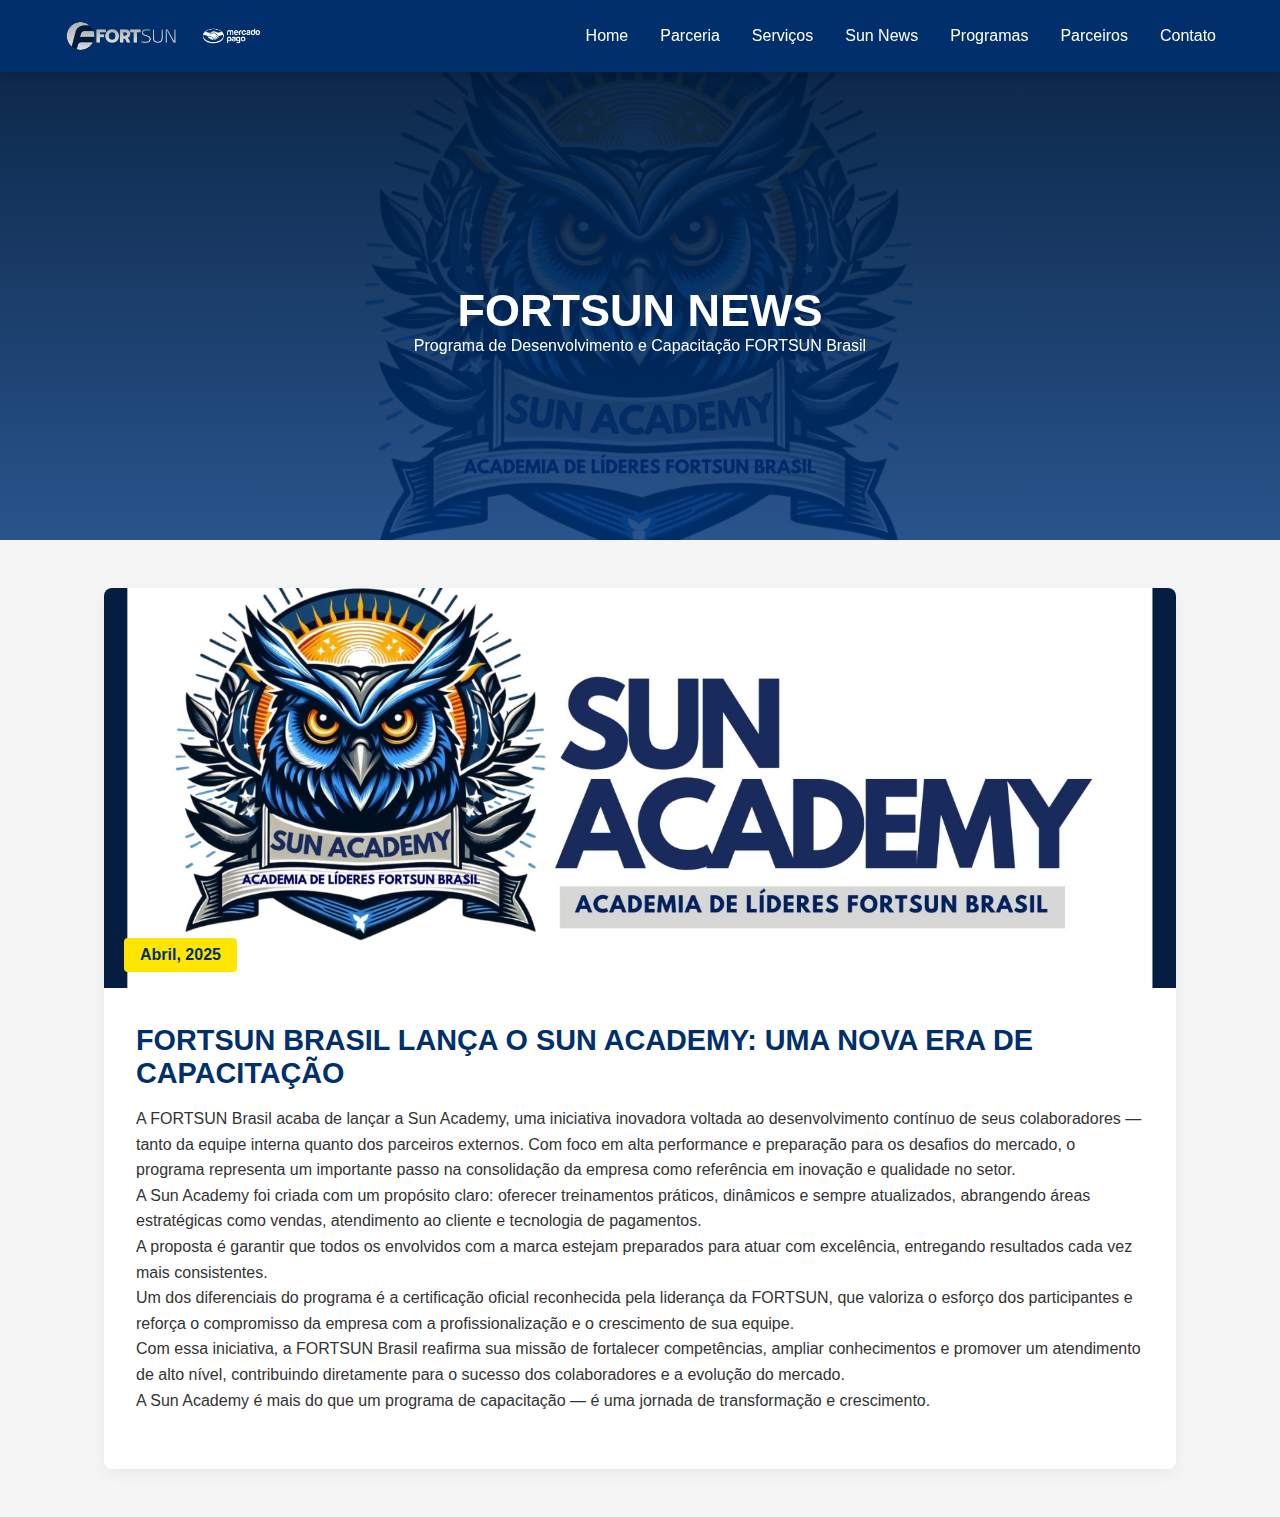
<file: academy.html>
<!DOCTYPE html>
<html lang="pt-BR">
<head>
  <meta charset="UTF-8" />
  <meta name="viewport" content="width=device-width, initial-scale=1.0" />
  <meta name="description" content="Fortsun NEWS - Fique por dentro das últimas notícias e atualizações da Fortsun Brasil">
  <title>SUN ACADEMY - Programa e Cursos</title>
  <link rel="stylesheet" href="assets/style.css">
  <link rel="stylesheet" href="https://cdnjs.cloudflare.com/ajax/libs/font-awesome/6.4.0/css/all.min.css" />
  <link rel="shortcut icon" href="assets/img/fav-fortsun-logo.jpg" type="image/x-icon" />
  <link rel="stylesheet" href="assets/news.css">
  <script src="https://unpkg.com/aos@2.3.1/dist/aos.js"></script>
  <style>
    .news-hero {
      height: 60vh;
      background: linear-gradient(rgba(0, 27, 58, 0.969), rgba(0, 51, 118, 0.838)),
        url("assets/img/SUN\ ACADEMY\ \(2\).png") no-repeat center center/cover;
      display: flex;
      align-items: center;
      justify-content: center;
      text-align: center;
      color: var(--white);
      padding: 100px 5% 0;
      margin-bottom: 3rem;
    }
  </style>
  <link href="https://unpkg.com/aos@2.3.1/dist/aos.css" rel="stylesheet">
</head>
<body>
  <script>
  AOS.init();
</script>
  <nav class="navbar">
    <div class="logo-container">
      <img src="assets/img/LOGO_FORTSUN_PDF.1.png" alt="Fortsun Logo" class="logo-fortsun"/>
      <img src="assets/img/MP_CMYK_HANDSHAKE_pluma-relleno-blanco_hori-izq.png" alt="Mercado Pago Logo" class="logo-mercado-pago" />
    </div>
    <button class="mobile-menu-btn" aria-label="Menu">
      <i class="fa fa-bars"></i>
    </button>
    <ul class="nav-links">
      <li><a href="index.html">Home</a></li>
      <li><a href="index.html#partnership">Parceria</a></li>
      <li><a href="index.html#services">Serviços</a></li>
      <li><a href="index.html#portfolio">Sun News</a></li>
      <li><a href="index.html#programs">Programas</a></li>
      <li><a href="index.html#partners">Parceiros</a></li>
      <li><a href="index.html#work">Contato</a></li>
    </ul>
  </nav>

  <section class="news-hero">
    <div class="hero-content" data-aos="zoom-in-up">
      <h1 style="font-size: 45px;">FORTSUN <span>NEWS</span></h1>
      <p>Programa de Desenvolvimento e Capacitação FORTSUN Brasil</p>
    </div>
  </section>

  <div class="news-container">    

    <div class="news-conta">
        <!-- Notícia 1 -->
        <article class="news-article">
          <div class="article-header" data-aos="zoom-in-up">
            <img src="assets/img/Sun-Academy.jpeg" alt="Expansão para o Maranhão" class="article-image">
            <span class="article-date">Abril, 2025</span>
          </div>
          <div class="article-content">
            <h2 class="article-title">FORTSUN BRASIL LANÇA O SUN ACADEMY: UMA NOVA ERA DE CAPACITAÇÃO</h2>
            <p class="article-excerpt">
              A FORTSUN Brasil acaba de lançar a Sun Academy, uma iniciativa inovadora voltada ao desenvolvimento contínuo de seus colaboradores — tanto da equipe interna quanto dos parceiros externos. Com foco em alta performance e preparação para os desafios do mercado, o programa representa um importante passo na consolidação da empresa como referência em inovação e qualidade no setor. <br>
                A Sun Academy foi criada com um propósito claro: oferecer treinamentos práticos, dinâmicos e sempre atualizados, abrangendo áreas estratégicas como vendas, atendimento ao cliente e tecnologia de pagamentos. <br> A proposta é garantir que todos os envolvidos com a marca estejam preparados para atuar com excelência, entregando resultados cada vez mais consistentes. <br>
                Um dos diferenciais do programa é a certificação oficial reconhecida pela liderança da FORTSUN, que valoriza o esforço dos participantes e reforça o compromisso da empresa com a profissionalização e o crescimento de sua equipe. <br>
                Com essa iniciativa, a FORTSUN Brasil reafirma sua missão de fortalecer competências, ampliar conhecimentos e promover um atendimento de alto nível, contribuindo diretamente para o sucesso dos colaboradores e a evolução do mercado. <br>
                A Sun Academy é mais do que um programa de capacitação — é uma jornada de transformação e crescimento.
                <br>
           
            </p>
            <!-- <a href="#" class="article-link">Leia mais <i class="fas fa-arrow-right"></i></a> -->
          </div>
        </article>

    <!-- Grid de Notícias -->
    <!-- <div class="section-title">
      <h2>Últimas Notícias</h2>
    </div> -->

    <!-- <div class="news-grid" data-aos="zoom-in-up"> -->
      <!-- Notícia 1 -->
      <!-- <article class="news-article">
        <div class="article-header">
          <img src="assets/img/Imperatriz-maranhao.jpg" alt="Expansão para o Maranhão" class="article-image">
          <span class="article-date">Março, 2025</span>
        </div>
        <div class="article-content">
          <h2 class="article-title">FORTSUN anuncia expansão para o estado do Maranhão</h2>
          <p class="article-excerpt">
            A FORTSUN Brasil está expandindo suas operações para o estado do Maranhão, levando suas soluções em 
            pagamentos digitais para mais uma região do Nordeste... <br>
            Iniciando com a operação pela cidade de Imperatriz buscando crescimento e progressão no mercado de adquirência com o Mercado Pago.
          </p> -->
          <!-- <a href="#" class="article-link">Leia mais <i class="fas fa-arrow-right"></i></a> -->
        </div>
      </article>
</file>
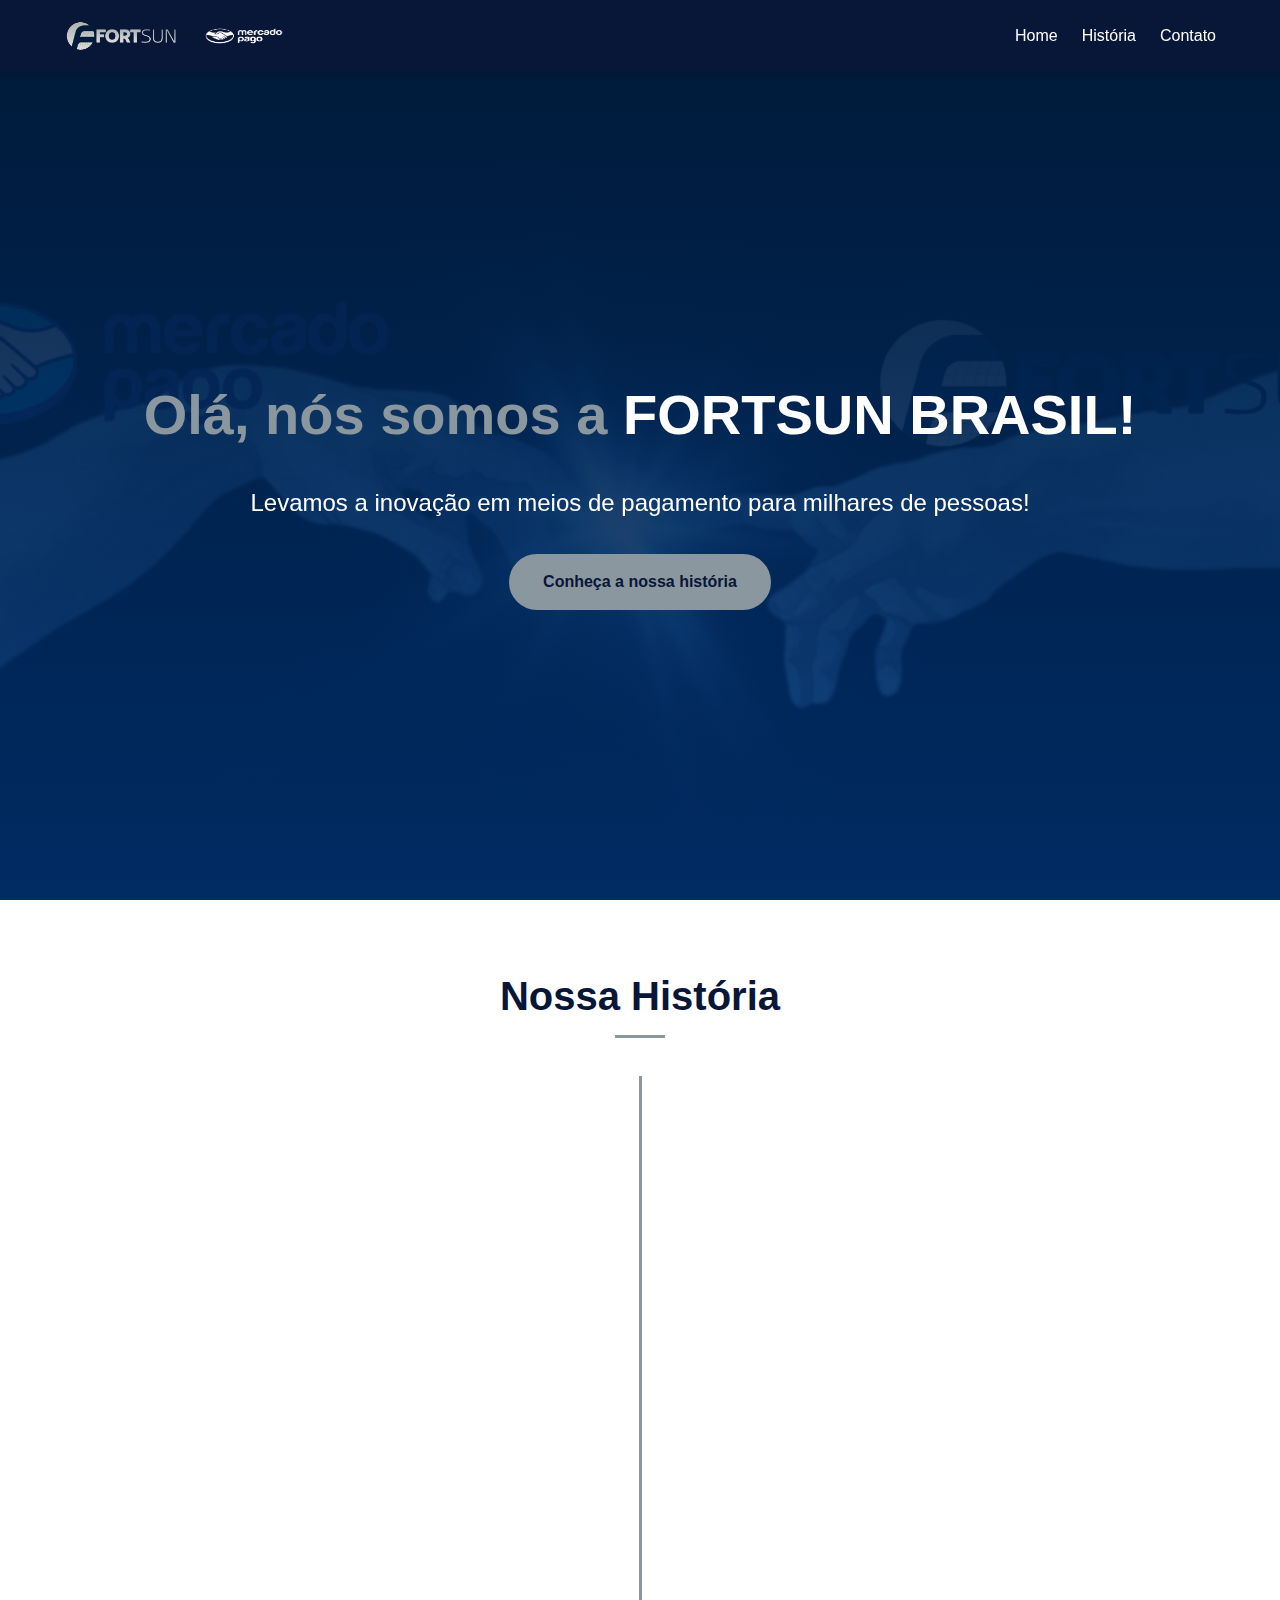
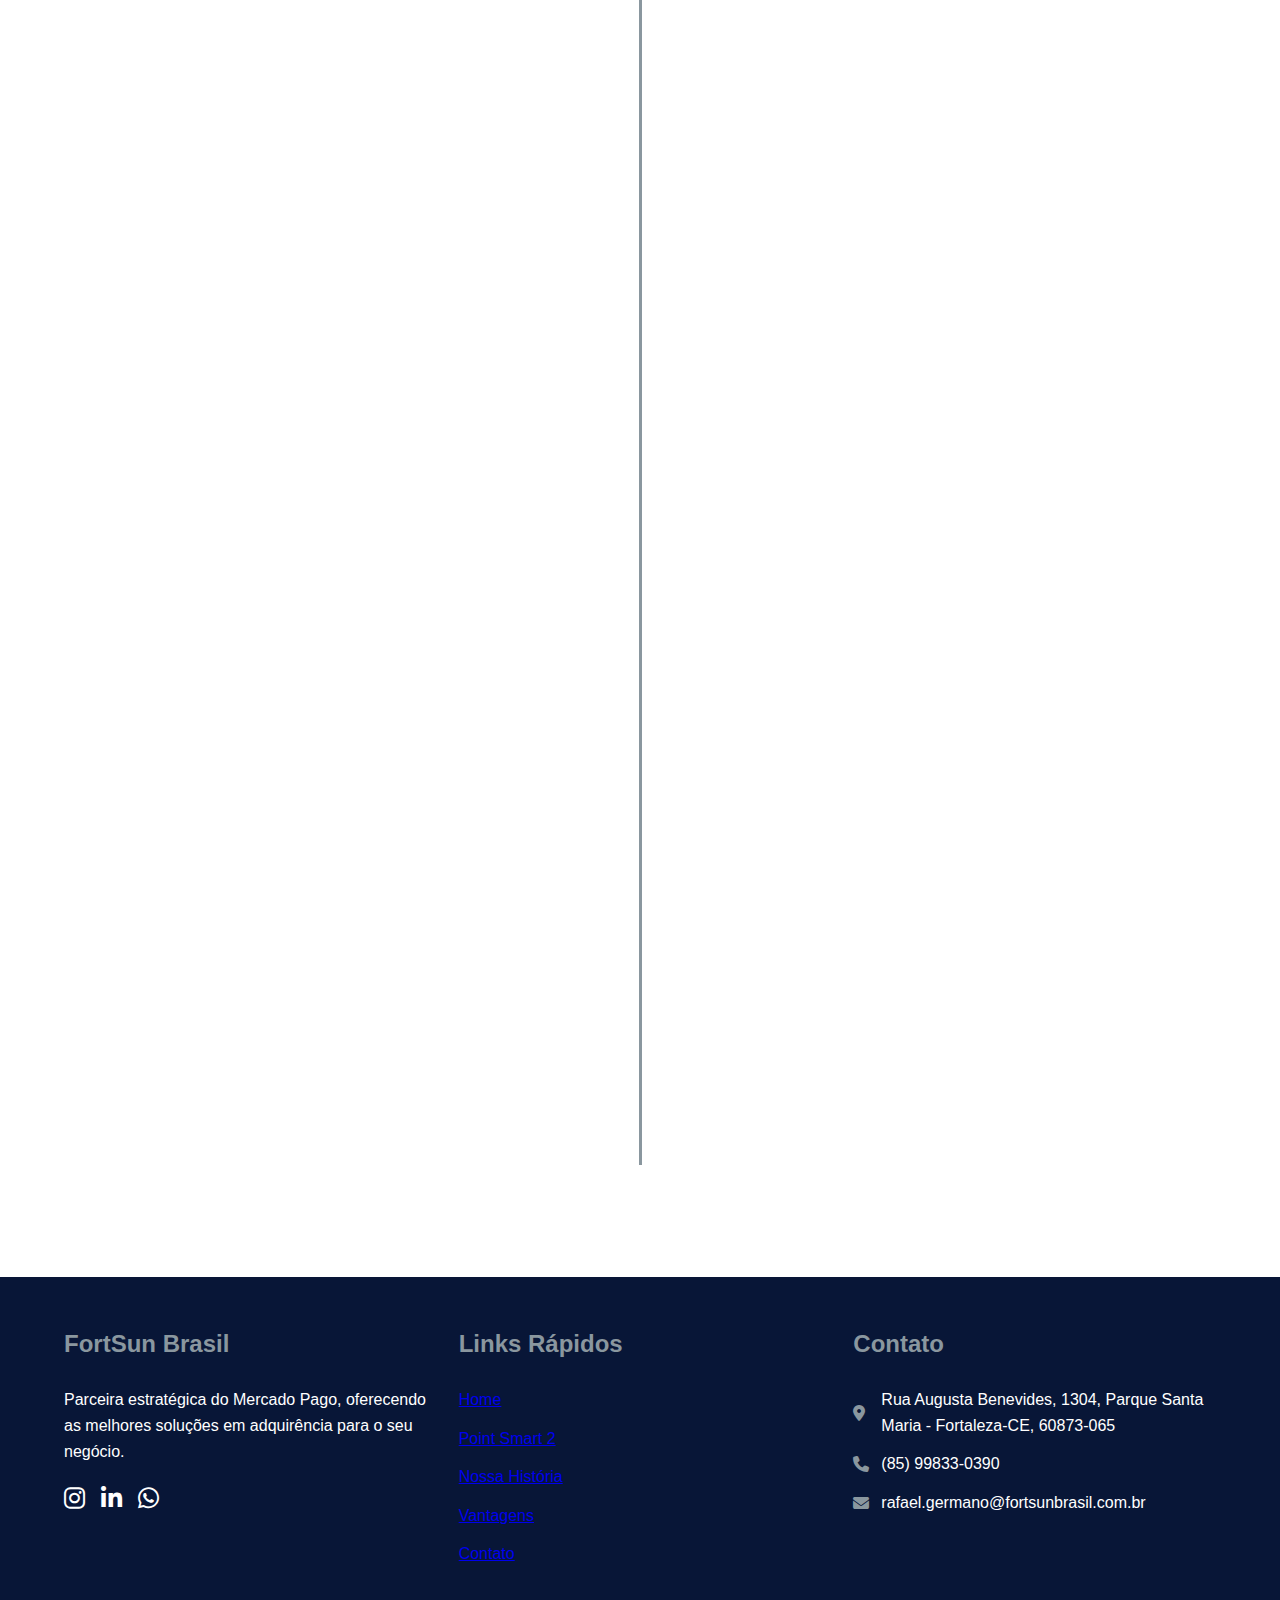
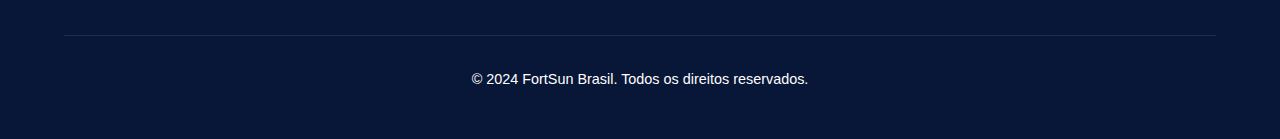
<file: historia.html>
<!DOCTYPE html>
<html lang="pt-BR">
<head>
  <meta charset="UTF-8" />
  <meta name="viewport" content="width=device-width, initial-scale=1.0" />
  <title>Parceria FORTSUN e Mercado Pago | Point Smart 2</title>
  <link rel="stylesheet" href="https://cdnjs.cloudflare.com/ajax/libs/font-awesome/6.4.0/css/all.min.css" />
  <link rel="shortcut icon" href="assets/img/fav-fortsun-logo.jpg" type="image/x-icon" />
  <link href="https://unpkg.com/aos@2.3.1/dist/aos.css" rel="stylesheet">
  <link rel="stylesheet" href="assets/historia.css">
  <script src="https://unpkg.com/aos@2.3.1/dist/aos.js"></script>
</head>
<style>
  .partnership-hero {
    min-height: 100vh;
    background: linear-gradient(rgba(0, 27, 58, 0.969), rgba(0, 51, 118, 0.838)),
      url("assets/img/e3520cd6-5b25-4b47-8751-73c0b8df79c7.jpeg") no-repeat center center/cover;
    display: flex;
    align-items: center;
    justify-content: center;
    text-align: center;
    color: var(--white);
    padding: 80px 5% 0;
  }
</style>
<body>
  <script>
  AOS.init();
  </script>
  
  <nav class="navbar">
    <div class="logo-container">
      <img src="assets/img/LOGO_FORTSUN_PDF.1.png" alt="Fortsun Logo" class="logo-fortsun" />
      <img src="assets/img/MP_CMYK_HANDSHAKE_pluma-relleno-blanco_hori-izq.png" alt="Mercado Pago Logo" class="logo-mercado-pago" style="width: 100px;"/>
    </div>
    <button class="mobile-menu-btn" aria-label="Menu">
      <i class="fa fa-bars"></i>
    </button>
    <ul class="nav-links">
      <li><a href="index.html">Home</a></li>
      <li><a href="#history">História</a></li>
      <li><a href="#footer">Contato</a></li>
    </ul>
  </nav>

  <!-- Hero Section -->
  <section class="partnership-hero">
    <div class="hero-content" data-aos="zoom-in-up" data-aos-duration="1000">
      <h1 class="animated"><span>Olá, nós somos a </span>FORTSUN BRASIL!</h1>
      <p class="animated delay-1">Levamos a inovação em meios de pagamento para milhares de pessoas!</p>
      <a href="#history" class="cta-button animated delay-2">Conheça a nossa história</a>
    </div>
  </section>

  <!-- historia da parceria -->
  <section id="history" class="section" style="background-color: var(--white);">
    <div class="section-title">
      <h2>Nossa História</h2>
    </div>
    
    <div class="timeline">
      <div class="timeline-item left animated">
        <div class="timeline-content" data-aos="fade-right" data-aos-duration="500">
          <h4>Janeiro, 2024 - O início</h4>
          <p>A FORTSUN Brasil celebra uma nova etapa ao se tornar parceira oficial do Mercado Pago, dando início em 22 de janeiro de 2024 a uma jornada revolucionária na transformação dos meios de pagamento nos estados do Ceará.</p>
        </div>
      </div>
      <div class="timeline-item right animated delay-1">
        <div class="timeline-content" data-aos="fade-left" data-aos-duration="500">
          <h4>Março, 2024  - EXPANSÃO PARA PIAUÍ</h4>
          <p>A parceria FORTSUN + MERCADO PAGO avança com força total e se expande para o Piauí. Agora, além de consolidar sua liderança no Ceará, a FORTSUN Brasil amplia sua presença, fortalecendo sua atuação e transformando os meios de pagamento também no solo piauiense.</p>
        </div>
      </div>
      <div class="timeline-item left animated delay-1">
        <div class="timeline-content" data-aos="fade-right" data-aos-duration="500">
          <h4>Setembro, 2024 - RECONHECIMENTO</h4>
          <p>Nos tornamos a número 1 do Brasil. Uma conquista registrada em 25 de setembro de 2024 - data que simboliza o reconhecimento do nosso trabalho, dedicação e compromisso com a excelência. A FORTSUN foi reconhecida com o prêmio de Melhor Parceira do Mercado Pago, em razão de um desempenho excepcional e resultados que se destacaram em todo o território nacional.</p>
        </div>
      </div>
      <div class="timeline-item right animated delay-2">
        <div class="timeline-content" data-aos="fade-left" data-aos-duration="500">
          <h4>DEZEMBRO, 2024 - EMPOWER</h4>
          <p>EMPOWER é o conjunto de valores que sustenta a base central da FORTSUN Brasil.  Cada elemento desse princípio molda o verdadeiro significado de ser FORTSUN.  O EMPOWER representa o compromisso de cuidar das pessoas, colocando-as no centro de tudo o que fazemos. Acreditamos que o verdadeiro sucesso acontece quando seguimos juntos, alinhados em um mesmo propósito.</p>
        </div>
      </div>
      <div class="timeline-item left animated delay-2">
        <div class="timeline-content" data-aos="fade-left" data-aos-duration="500">
          <h4>Fevereiro, 2025 - SUN ACADEMY</h4>
          <p>FORTSUN Brasil desenvolve programa voltado ao desenvolvimento contínuo de colaboradores internos e externos. Com treinamentos práticos, dinâmicos e atualizados nas áreas de vendas, atendimento e tecnologia de pagamentos, a iniciativa visa fortalecer habilidades, ampliar conhecimentos e preparar a equipe para os desafios do mercado.</p>
        </div>
      </div>
      <div class="timeline-item right animated delay-2">
        <div class="timeline-content" data-aos="fade-left" data-aos-duration="500">
          <h4>Abril, 2025 - EXPANSÃO FORTSUN PARA O MARANHÃO</h4>
          <p>A FORTSUN Brasil agora está liderando em três estados do Nordeste: Ceará, Piauí e Maranhão. Mais um passo importante na nossa história.</p>
        </div>
      </div>
      <div class="timeline-item left animated delay-2">
        <div class="timeline-content" data-aos="fade-left" data-aos-duration="500">
          <h4>Abril, 2025 - RECORD NACIONAL</h4>
          <p>A FORTSUN Brasil alcança um marco histórico: mais de 1.000 vendas realizadas em um mês! São 1.000 novos Sellers integrados ao maior ecossistema da América Latina - Mercado Livre e Mercado Pago. Um resultado que reforça nossa força, compromisso e excelência no que fazemos..</p>
        </div>
      </div>
    </div>
  </section>

  <!-- Footer -->
  <footer class="footer" id="footer">
    <div class="footer-content">
      <div class="footer-column">
        <h3>FortSun Brasil</h3>
        <p>Parceira estratégica do Mercado Pago, oferecendo as melhores soluções em adquirência para o seu negócio.</p>
        <div class="social-links">
          <a href="https://www.instagram.com/fortsunbrasil/" aria-label="Instagram"><i class="fab fa-instagram"></i></a>
          <a href="https://www.linkedin.com/in/fortsunbrasil/" aria-label="LinkedIn"><i class="fab fa-linkedin-in"></i></a>
          <a href="https://wa.me/5585998330390?text=Quero%20conhecer%20mais%20a%20Fortsun!" aria-label="WhatsApp"><i class="fab fa-whatsapp"></i></a>
        </div>
      </div>
      <div class="footer-column">
        <h3>Links Rápidos</h3>
        <ul>
          <li><a href="index.html">Home</a></li>
          <li><a href="#product">Point Smart 2</a></li>
          <li><a href="#history">Nossa História</a></li>
          <li><a href="#benefits">Vantagens</a></li>
          <li><a href="#contact">Contato</a></li>
        </ul>
      </div>
      <div class="footer-column">
        <h3>Contato</h3>
        <ul>
          <li><i class="fas fa-map-marker-alt"></i> Rua Augusta Benevides, 1304, Parque Santa Maria - Fortaleza-CE, 60873-065</li>
          <li><i class="fas fa-phone"></i> (85) 99833-0390</li>
          <li><i class="fas fa-envelope"></i> rafael.germano@fortsunbrasil.com.br</li>
        </ul>
      </div>
    </div>
    <div class="footer-bottom">
      <p>&copy; 2024 FortSun Brasil. Todos os direitos reservados.</p>
    </div>
  </footer>
  <script src="assets/partner.js"></script>
  <script>
    // Menu Mobile
    document.querySelector('.mobile-menu-btn').addEventListener('click', function() {
      document.querySelector('.nav-links').classList.toggle('active');
      this.querySelector('i').classList.toggle('fa-times');
      this.querySelector('i').classList.toggle('fa-bars');
    });

    // Fechar menu ao clicar em um link
    document.querySelectorAll('.nav-links a').forEach(link => {
      link.addEventListener('click', () => {
        document.querySelector('.nav-links').classList.remove('active');
        const btn = document.querySelector('.mobile-menu-btn i');
        if (btn) {
          btn.classList.remove('fa-times');
          btn.classList.add('fa-bars');
        }
      });
    });

    // Ajustar altura do hero no mobile
    function adjustHeroHeight() {
      const hero = document.querySelector('.partnership-hero');
      if (window.innerWidth <= 768) {
        hero.style.minHeight = window.innerHeight + 'px';
      } else {
        hero.style.minHeight = '100vh';
      }
    }

    // Executar ao carregar e redimensionar
    window.addEventListener('load', adjustHeroHeight);
    window.addEventListener('resize', adjustHeroHeight);
    
    // Inicializar AOS
    AOS.init({
      duration: 800,
      easing: 'ease-in-out',
      once: true
    });
  </script>
</body>
</html>
</file>
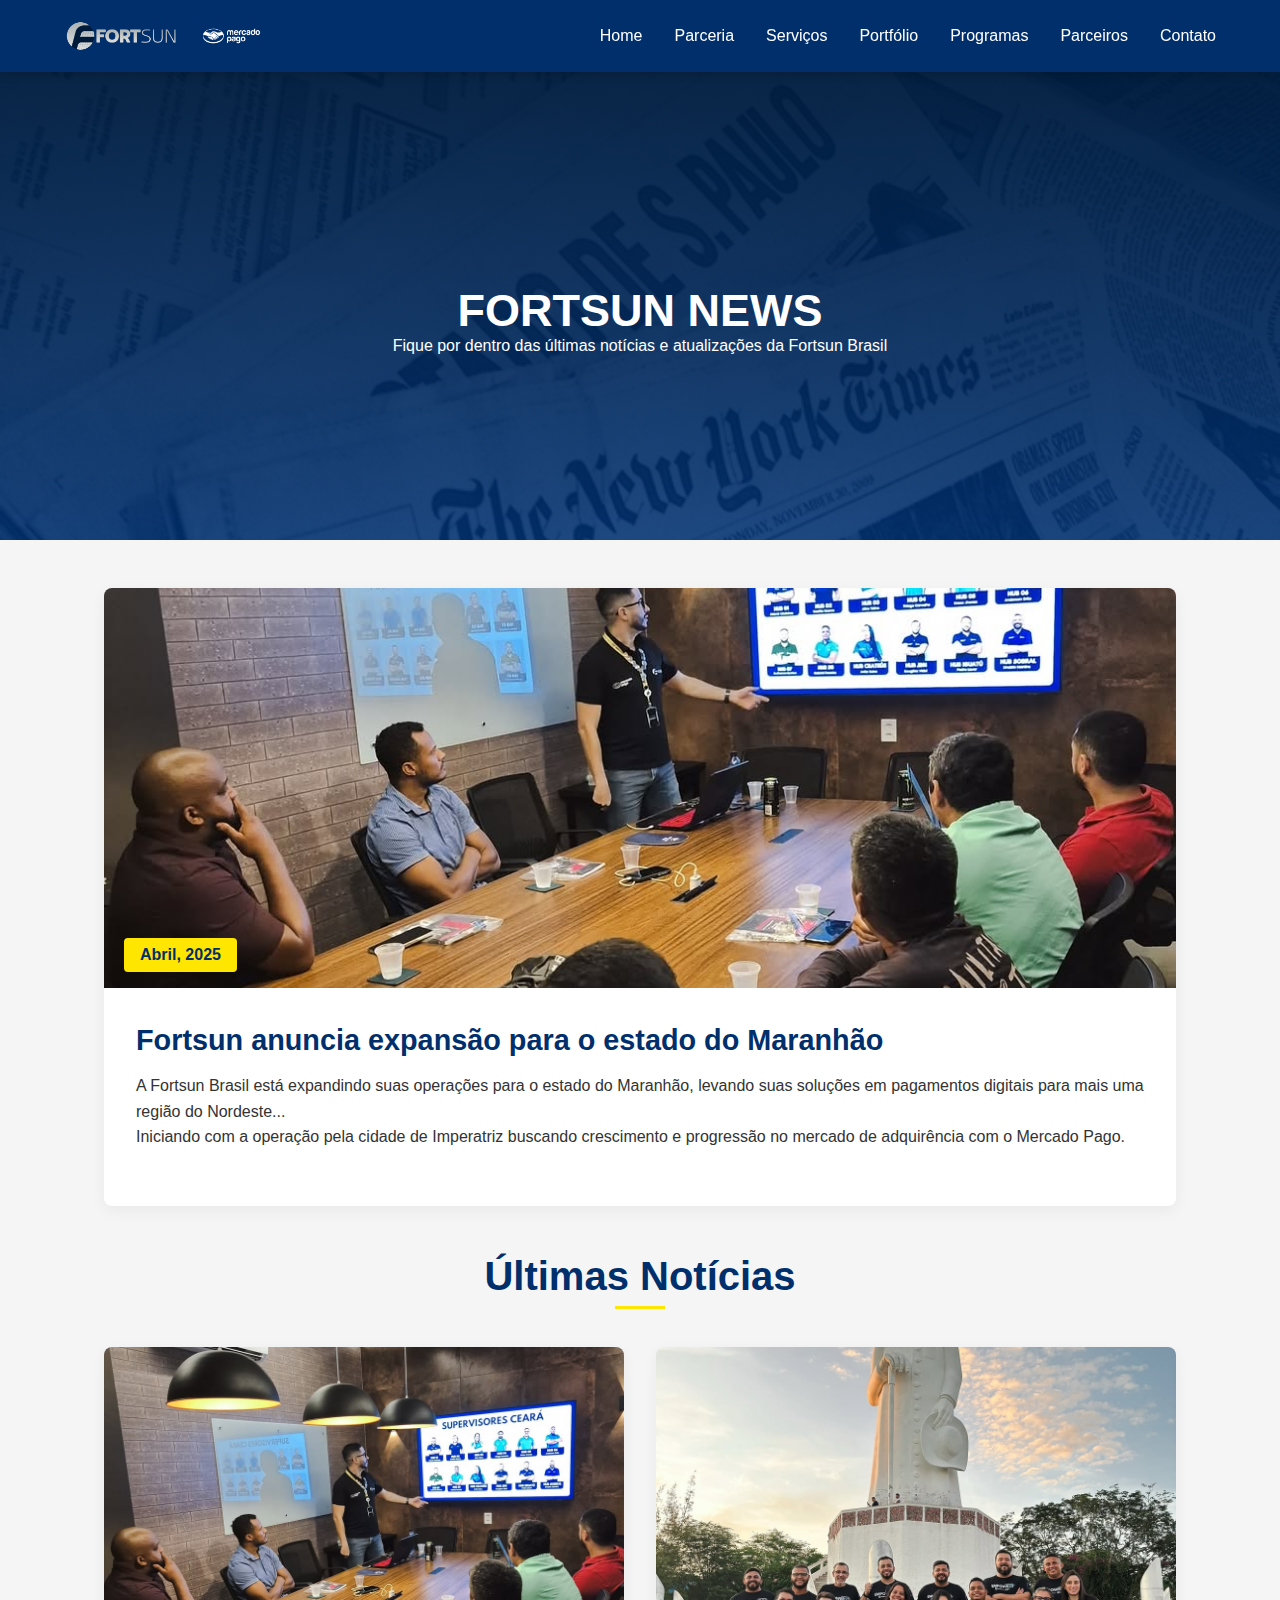
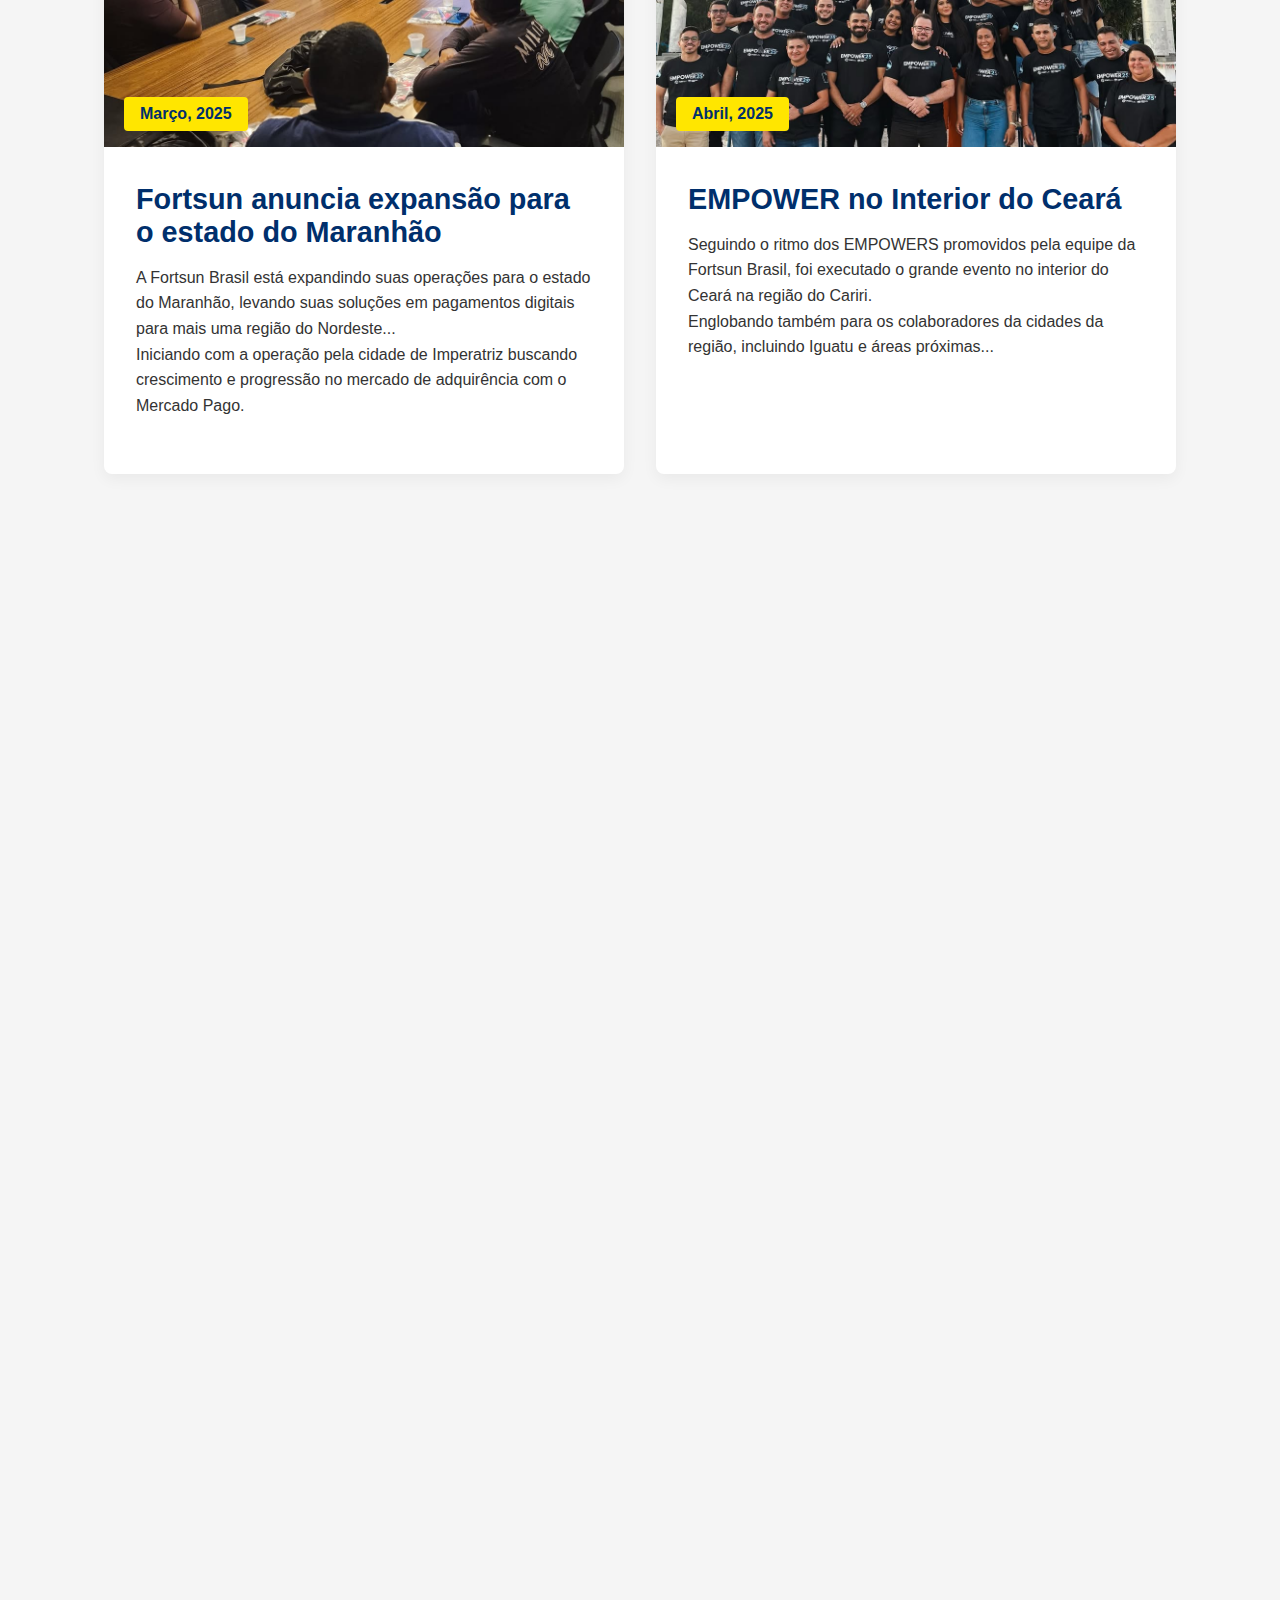
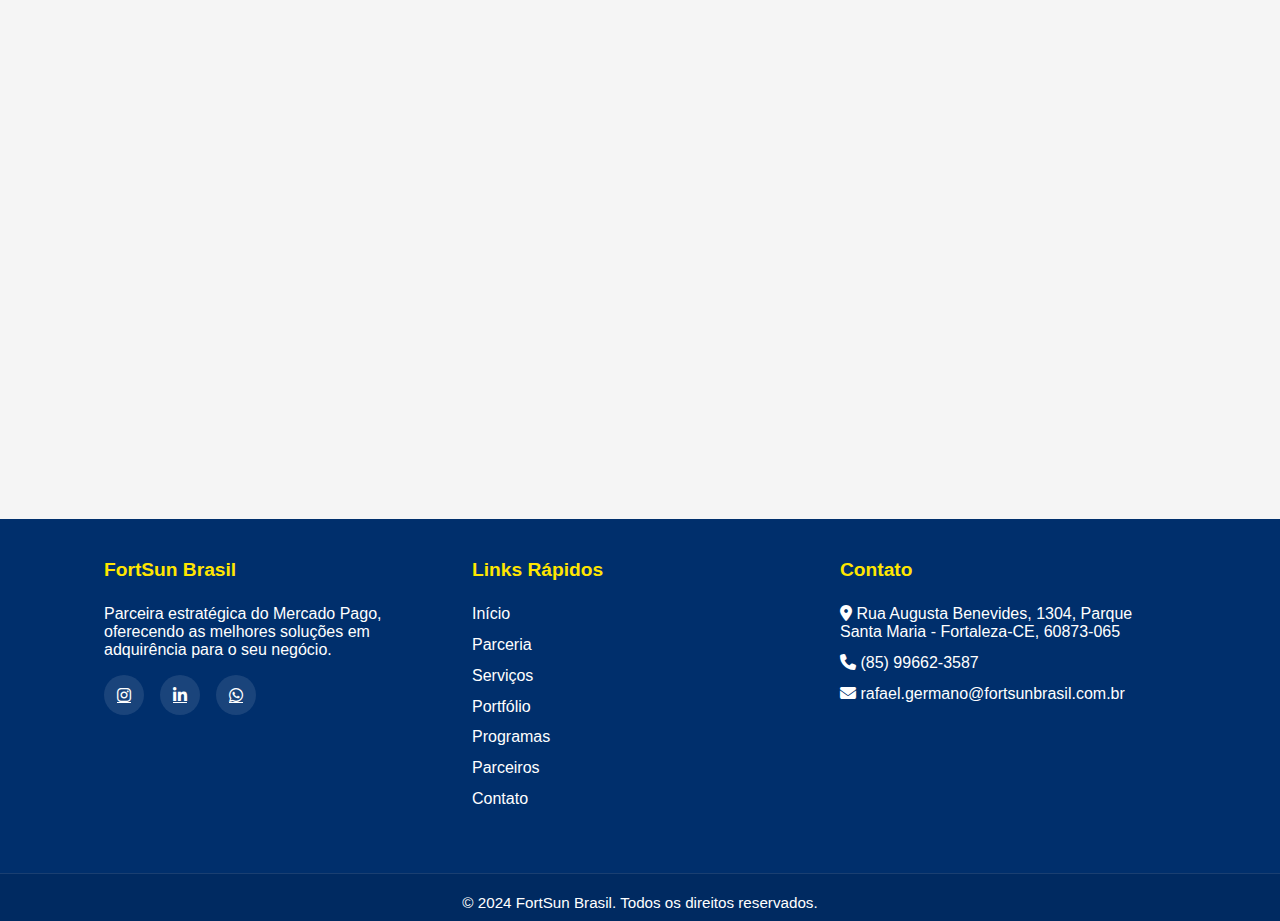
<file: news.html>
<!DOCTYPE html>
<html lang="pt-BR">
<head>
  <meta charset="UTF-8" />
  <meta name="viewport" content="width=device-width, initial-scale=1.0" />
  <meta name="description" content="Fortsun NEWS - Fique por dentro das últimas notícias e atualizações da Fortsun Brasil">
  <title>FORTSUN NEWS - Notícias e Atualizações</title>
  <link rel="stylesheet" href="../assets/style.css">
  <link rel="stylesheet" href="https://cdnjs.cloudflare.com/ajax/libs/font-awesome/6.4.0/css/all.min.css" />
  <link rel="shortcut icon" href="../assets/img/fav-fortsun-logo.jpg" type="image/x-icon" />
  <style>
    *{
    margin: 0;
    padding: 0;
    }

    body {
    box-sizing: border-box;
    background-color: #f5f5f5;
    overflow-x: hidden;
    }
    
    .news-hero {
      height: 60vh;
      background: linear-gradient(rgba(0, 27, 58, 0.969), rgba(0, 51, 118, 0.838)),
        url("assets/img/Jornalismo-Origem.jpg") no-repeat center center/cover;
      display: flex;
      align-items: center;
      justify-content: center;
      text-align: center;
      color: var(--white);
      padding: 100px 5% 0;
      margin-bottom: 3rem;
    }

    .news-container {
      max-width: 1200px;
      margin: 0 auto;
      padding: 0 5%;
    }

    .news-article {
      background: var(--white);
      border-radius: 8px;
      box-shadow: 0 5px 15px rgba(0, 0, 0, 0.05);
      margin-bottom: 3rem;
      overflow: hidden;
      transition: transform 0.3s, box-shadow 0.3s;
    }

    .news-article:hover {
      transform: translateY(-5px);
      box-shadow: 0 10px 25px rgba(0, 0, 0, 0.1);
    }

    .article-header {
      position: relative;
    }

    .article-image {
      width: 100%;
      height: 400px;
      object-fit: cover;
    }

    .article-date {
      position: absolute;
      bottom: 20px;
      left: 20px;
      background: var(--yellow);
      color: var(--dark-blue);
      padding: 0.5rem 1rem;
      border-radius: 4px;
      font-weight: bold;
    }

    .article-content {
      padding: 2rem;
    }

    .article-title {
      color: var(--dark-blue);
      margin-bottom: 1rem;
      font-size: 1.8rem;
    }

    .article-excerpt {
      color: var(--dark-gray);
      margin-bottom: 1.5rem;
      line-height: 1.6;
    }

    .article-link {
      display: inline-block;
      color: var(--light-blue);
      font-weight: 600;
      text-decoration: none;
      transition: color 0.3s;
    }

    .article-link:hover {
      color: var(--dark-blue);
      text-decoration: underline;
    }

    .article-link i {
      margin-left: 5px;
    }

    .news-grid {
      display: grid;
      grid-template-columns: repeat(auto-fill, minmax(350px, 1fr));
      gap: 2rem;
      margin-top: 3rem;
    }

    .news-sidebar {
      background: var(--gray);
      padding: 2rem;
      border-radius: 8px;
    }

    .sidebar-title {
      color: var(--dark-blue);
      margin-bottom: 1.5rem;
      padding-bottom: 0.5rem;
      border-bottom: 2px solid var(--yellow);
    }

    .sidebar-news {
      margin-bottom: 2rem;
    }

    .sidebar-news-item {
      margin-bottom: 1.5rem;
      padding-bottom: 1.5rem;
      border-bottom: 1px solid #e0e0e0;
    }

    .sidebar-news-item:last-child {
      margin-bottom: 0;
      padding-bottom: 0;
      border-bottom: none;
    }

    .sidebar-news-title {
      color: var(--dark-blue);
      font-size: 1.1rem;
      margin-bottom: 0.5rem;
    }

    .sidebar-news-date {
      color: #666;
      font-size: 0.9rem;
    }

    @media (max-width: 768px) {
      .news-hero {
        height: 50vh;
        padding-top: 80px;
      }
      
      .article-image {
        height: 300px;
      }
      
      .news-grid {
        grid-template-columns: 1fr;
      }
    }

    @media (max-width: 480px) {
      .news-hero {
        height: 40vh;
      }
      
      .article-image {
        height: 200px;
      }

      .footer{
        height: 100vh;
      }
    }
    

    .footer {
    width: 100vw;
    margin-left: calc(-50vw + 50%);
    background: var(--dark-blue, #001b3a);
    color: var(--white, #fff);
    padding: 40px 0 0 0;
    box-sizing: border-box;
    }

    .footer-content {
    max-width: 1200px;
    margin: 0 auto;
    display: flex;
    flex-wrap: wrap;
    gap: 2rem;
    justify-content: space-between;
    padding: 0 5%;
    }

    .footer-column {
    flex: 1 1 250px;
    min-width: 220px;
    margin-bottom: 2rem;
    }

    .footer-bottom {
    text-align: center;
    padding: 20px 0 10px 0;
    font-size: 0.95rem;
    background: rgba(0,0,0,0.1);
    margin-top: 20px;
    color: #fff;
    }

    @media (max-width: 900px) {
    .footer-content {
        flex-direction: column;
        align-items: flex-start;
        gap: 2rem;
    }
    }

  </style>
</head>
<body>
  <nav class="navbar">
    <div class="logo-container">
      <img src="../assets/img/LOGO_FORTSUN_PDF.1.png" alt="Fortsun Logo" class="logo-fortsun" />
      <img src="../assets/img/MP_CMYK_HANDSHAKE_pluma-relleno-blanco_hori-izq.png" alt="Mercado Pago Logo" class="logo-mercado-pago" />
    </div>
    <button class="mobile-menu-btn" aria-label="Menu">
      <i class="fa fa-bars"></i>
    </button>
    <ul class="nav-links">
      <li><a href="../index.html">Home</a></li>
      <li><a href="../index.html#partnership">Parceria</a></li>
      <li><a href="../index.html#services">Serviços</a></li>
      <li><a href="../index.html#portfolio">Portfólio</a></li>
      <li><a href="../index.html#programs">Programas</a></li>
      <li><a href="../index.html#partners">Parceiros</a></li>
      <li><a href="../index.html#work">Contato</a></li>
    </ul>
  </nav>

  <section class="news-hero">
    <div class="hero-content">
      <h1 style="font-size: 45px;">FORTSUN <span>NEWS</span></h1>
      <p>Fique por dentro das últimas notícias e atualizações da Fortsun Brasil</p>
    </div>
  </section>

  <div class="news-container">
    <!-- Artigo em Destaque -->
    

    <div class="news-conta">
        <!-- Notícia 1 -->
        <article class="news-article">
          <div class="article-header">
            <img src="assets/img/Imperatriz-maranhao.jpg" alt="Expansão para o Maranhão" class="article-image">
            <span class="article-date">Abril, 2025</span>
          </div>
          <div class="article-content">
            <h2 class="article-title">Fortsun anuncia expansão para o estado do Maranhão</h2>
            <p class="article-excerpt">
              A Fortsun Brasil está expandindo suas operações para o estado do Maranhão, levando suas soluções em 
              pagamentos digitais para mais uma região do Nordeste... <br>
              Iniciando com a operação pela cidade de Imperatriz buscando crescimento e progressão no mercado de adquirência com o Mercado Pago.
            </p>
            <!-- <a href="#" class="article-link">Leia mais <i class="fas fa-arrow-right"></i></a> -->
          </div>
        </article>

    <!-- Grid de Notícias -->
    <div class="section-title">
      <h2>Últimas Notícias</h2>
    </div>

    <div class="news-grid">
      <!-- Notícia 1 -->
      <article class="news-article">
        <div class="article-header">
          <img src="assets/img/Imperatriz-maranhao.jpg" alt="Expansão para o Maranhão" class="article-image">
          <span class="article-date">Março, 2025</span>
        </div>
        <div class="article-content">
          <h2 class="article-title">Fortsun anuncia expansão para o estado do Maranhão</h2>
          <p class="article-excerpt">
            A Fortsun Brasil está expandindo suas operações para o estado do Maranhão, levando suas soluções em 
            pagamentos digitais para mais uma região do Nordeste... <br>
            Iniciando com a operação pela cidade de Imperatriz buscando crescimento e progressão no mercado de adquirência com o Mercado Pago.
          </p>
          <!-- <a href="#" class="article-link">Leia mais <i class="fas fa-arrow-right"></i></a> -->
        </div>
      </article>

      <article class="news-article">
        <div class="article-header">
          <img src="assets/img/Empower-INCE.jpg" alt="EMPOWER INTERIOR" class="article-image">
          <span class="article-date">Abril, 2025</span>
        </div>
        <div class="article-content">
          <h2 class="article-title">EMPOWER no Interior do Ceará</h2>
          <p class="article-excerpt">
            Seguindo o ritmo dos EMPOWERS promovidos pela equipe da Fortsun Brasil, foi executado o grande evento no interior do Ceará na região do Cariri. <br> Englobando também para os colaboradores da cidades da região, incluindo Iguatu e áreas próximas...
          </p>
          <!-- <a href="#" class="article-link">Leia mais <i class="fas fa-arrow-right"></i></a> -->
        </div>
      </article>

      <article class="news-article">
        <div class="article-header">
          <img src="assets/img/Jornalismo-Origem.jpg" alt="Fortsun lança novo programa de capacitação" class="article-image">
          <span class="article-date">Fevereiro, 2025</span>
        </div>
        <div class="article-content">
          <h2 class="article-title">Fortsun lança novo programa de capacitação para colaboradores</h2>
          <p class="article-excerpt">
            A Fortsun Brasil acaba de anunciar o lançamento do programa "Sun Academy", uma iniciativa de capacitação 
            profissional voltada para seus colaboradores internos e externos. O programa oferecerá treinamentos em 
            vendas, atendimento ao cliente e tecnologia de pagamentos, com certificação reconhecida de liderança e produto do Mercado Pago.
          </p>
          <!-- <a href="#" class="article-link">Leia mais <i class="fas fa-arrow-right"></i></a> -->
        </div>
      </article>

      <article class="news-article">
        <div class="article-header">
          <img src="assets/img/empower-piauí.jpg" alt="EMPOWER Piauí" class="article-image">
          <span class="article-date">Fevereiro, 2025</span>
        </div>
        <div class="article-content">
          <h2 class="article-title">EMPOWER no Paiuí</h2>
          <p class="article-excerpt">
            Depois o sucesso do Empower em Fortaleza, a Fortsun Brasil reúne cerca de 50 colaboradores do Piauí e interior do Ceará para um incrível envento em Teresina. <br>
            O evento visa alinhamento estratégico comercial, reconhecimento e encorajamento da equipe alinhados ao mesmo objetivo...
          </p>
          <!-- <a href="#" class="article-link">Leia mais <i class="fas fa-arrow-right"></i></a> -->
        </div>
      </article>

      <!-- Notícia 2 -->
      <article class="news-article">
        <div class="article-header">
          <img src="assets/img/tp-logo.png" alt="Parceria com TOTAL PASS" class="article-image">
          <span class="article-date">Março, 2025</span>
        </div>
        <div class="article-content">
          <h2 class="article-title">Fortsun firma com a plataforma de saúde e auto-cuidado TOTAL PASS</h2>
          <p class="article-excerpt">
            Em uma iniciativa visando o bem-estar dos colaboradores internos e externo da Fortsun, a Fortsun Brasil estabeleceu uma parceria com a 
            plataforma de saúde e bem-estar, para assinatura de academias TOTAL PASS...
          </p>
          <!-- <a href="#" class="article-link">Leia mais <i class="fas fa-arrow-right"></i></a> -->
        </div>
      </article>

      <!-- Notícia 3 -->
      <article class="news-article">
        <div class="article-header">
          <img src="assets/img/Empower-Fortaleza.jpg" alt="Evento Empower 2024" class="article-image">
          <span class="article-date">Dezembro, 2024</span>
        </div>
        <div class="article-content">
          <h2 class="article-title">EMPOWER 2024 reúne líderes de todo o Nordeste em Fortaleza</h2>
          <p class="article-excerpt">
            O evento anual de integração da Fortsun Brasil. Com a participação 
            de colaboradores de todos os estados onde a empresa atua...
          </p>
          <!-- <a href="#" class="article-link">Leia mais <i class="fas fa-arrow-right"></i></a> -->
        </div>
      </article>
    </div>
  </div>

  <!-- Footer -->
  <footer class="footer">
    <div class="footer-content">
      <div class="footer-column">
        <h3>FortSun Brasil</h3>
        <p>Parceira estratégica do Mercado Pago, oferecendo as melhores soluções em adquirência para o seu negócio.</p>
        <div class="social-links">
          <a href="https://www.instagram.com/fortsunbrasil/" aria-label="Instagram"><i class="fab fa-instagram"></i></a>
          <a href="https://www.linkedin.com/in/fortsunbrasil/" aria-label="LinkedIn"><i class="fab fa-linkedin-in"></i></a>
          <a href="https://wa.me/5585998330390?text=Quero%20conhecer%20mais%20a%20Fortsun!" aria-label="WhatsApp"><i class="fab fa-whatsapp"></i></a>
        </div>
      </div>
      <div class="footer-column">
        <h3>Links Rápidos</h3>
        <ul>
          <li><a href="../index.html">Início</a></li>
          <li><a href="../index.html#partnership">Parceria</a></li>
          <li><a href="../index.html#services">Serviços</a></li>
          <li><a href="../index.html#portfolio">Portfólio</a></li>
          <li><a href="../index.html#programs">Programas</a></li>
          <li><a href="../index.html#partners">Parceiros</a></li>
          <li><a href="../index.html#work">Contato</a></li>
        </ul>
      </div>
      <div class="footer-column">
        <h3>Contato</h3>
        <ul>
          <li><i class="fas fa-map-marker-alt"></i> Rua Augusta Benevides, 1304, Parque Santa Maria - Fortaleza-CE, 60873-065</li>
          <li><i class="fas fa-phone"></i> (85) 99662-3587</li>
          <li><i class="fas fa-envelope"></i> rafael.germano@fortsunbrasil.com.br</li>
        </ul>
      </div>
    </div>
    <div class="footer-bottom">
      <p>&copy; 2024 FortSun Brasil. Todos os direitos reservados.</p>
    </div>
  </footer>

  <script>
    document.addEventListener('DOMContentLoaded', function() {
      // Mobile Menu Toggle
      const mobileMenuBtn = document.querySelector(".mobile-menu-btn");
      const navLinks = document.querySelector(".nav-links");

      mobileMenuBtn.addEventListener("click", () => {
        navLinks.classList.toggle("active");
      });

      // Fecha o menu quando um link é clicado
      document.querySelectorAll('.nav-links a').forEach(link => {
        link.addEventListener('click', () => {
          navLinks.classList.remove('active');
        });
      });

      // Animação dos artigos
      const articles = document.querySelectorAll('.news-article');
      
      const animateArticles = () => {
        articles.forEach((article, index) => {
          setTimeout(() => {
            article.style.opacity = '1';
            article.style.transform = 'translateY(0)';
          }, index * 150);
        });
      };

      // Inicialmente esconde os artigos
      articles.forEach(article => {
        article.style.opacity = '0';
        article.style.transform = 'translateY(20px)';
        article.style.transition = 'opacity 0.6s ease, transform 0.6s ease';
      });

      // Anima quando a página carrega
      setTimeout(animateArticles, 300);

      // Anima quando chega na seção durante o scroll
      const observer = new IntersectionObserver((entries) => {
        entries.forEach(entry => {
          if (entry.isIntersecting) {
            animateArticles();
            observer.unobserve(entry.target);
          }
        });
      }, { threshold: 0.1 });

      observer.observe(document.querySelector('.news-container'));
    });
  </script>
</body>
</html>
</file>
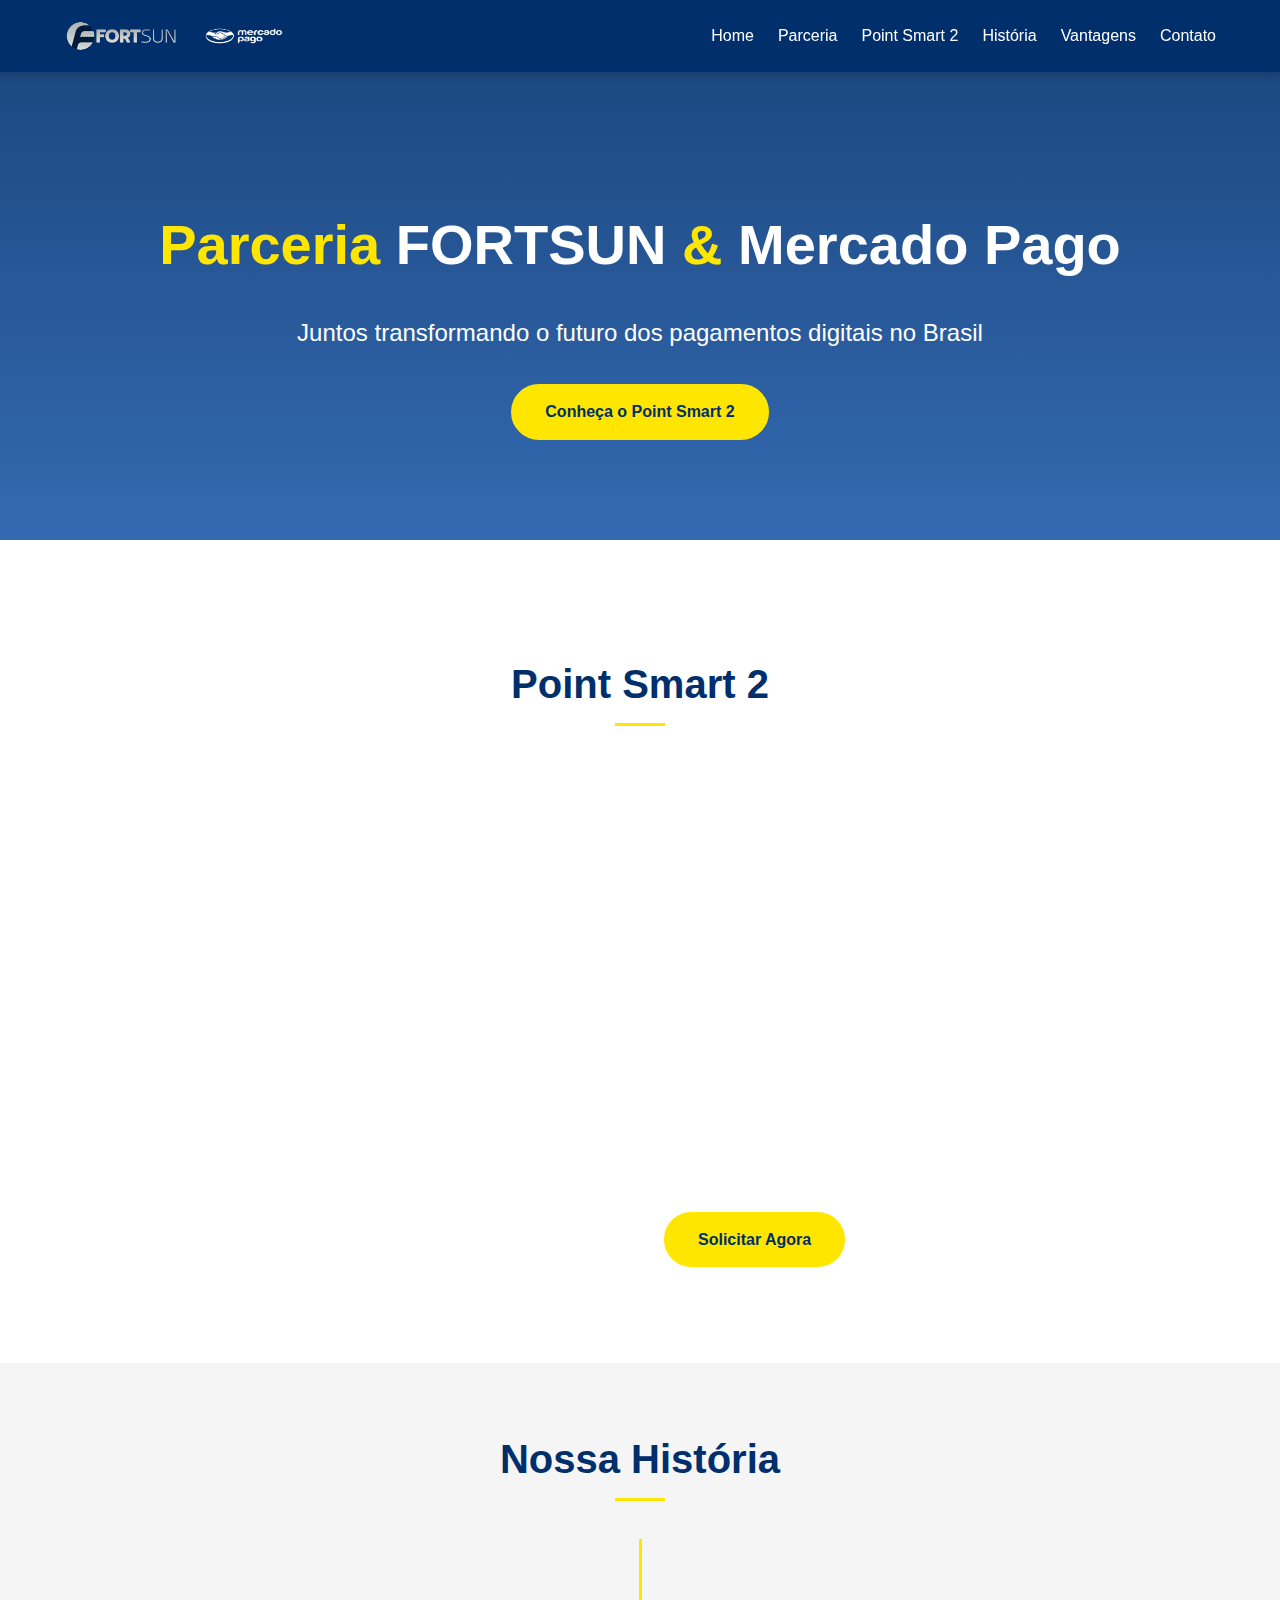
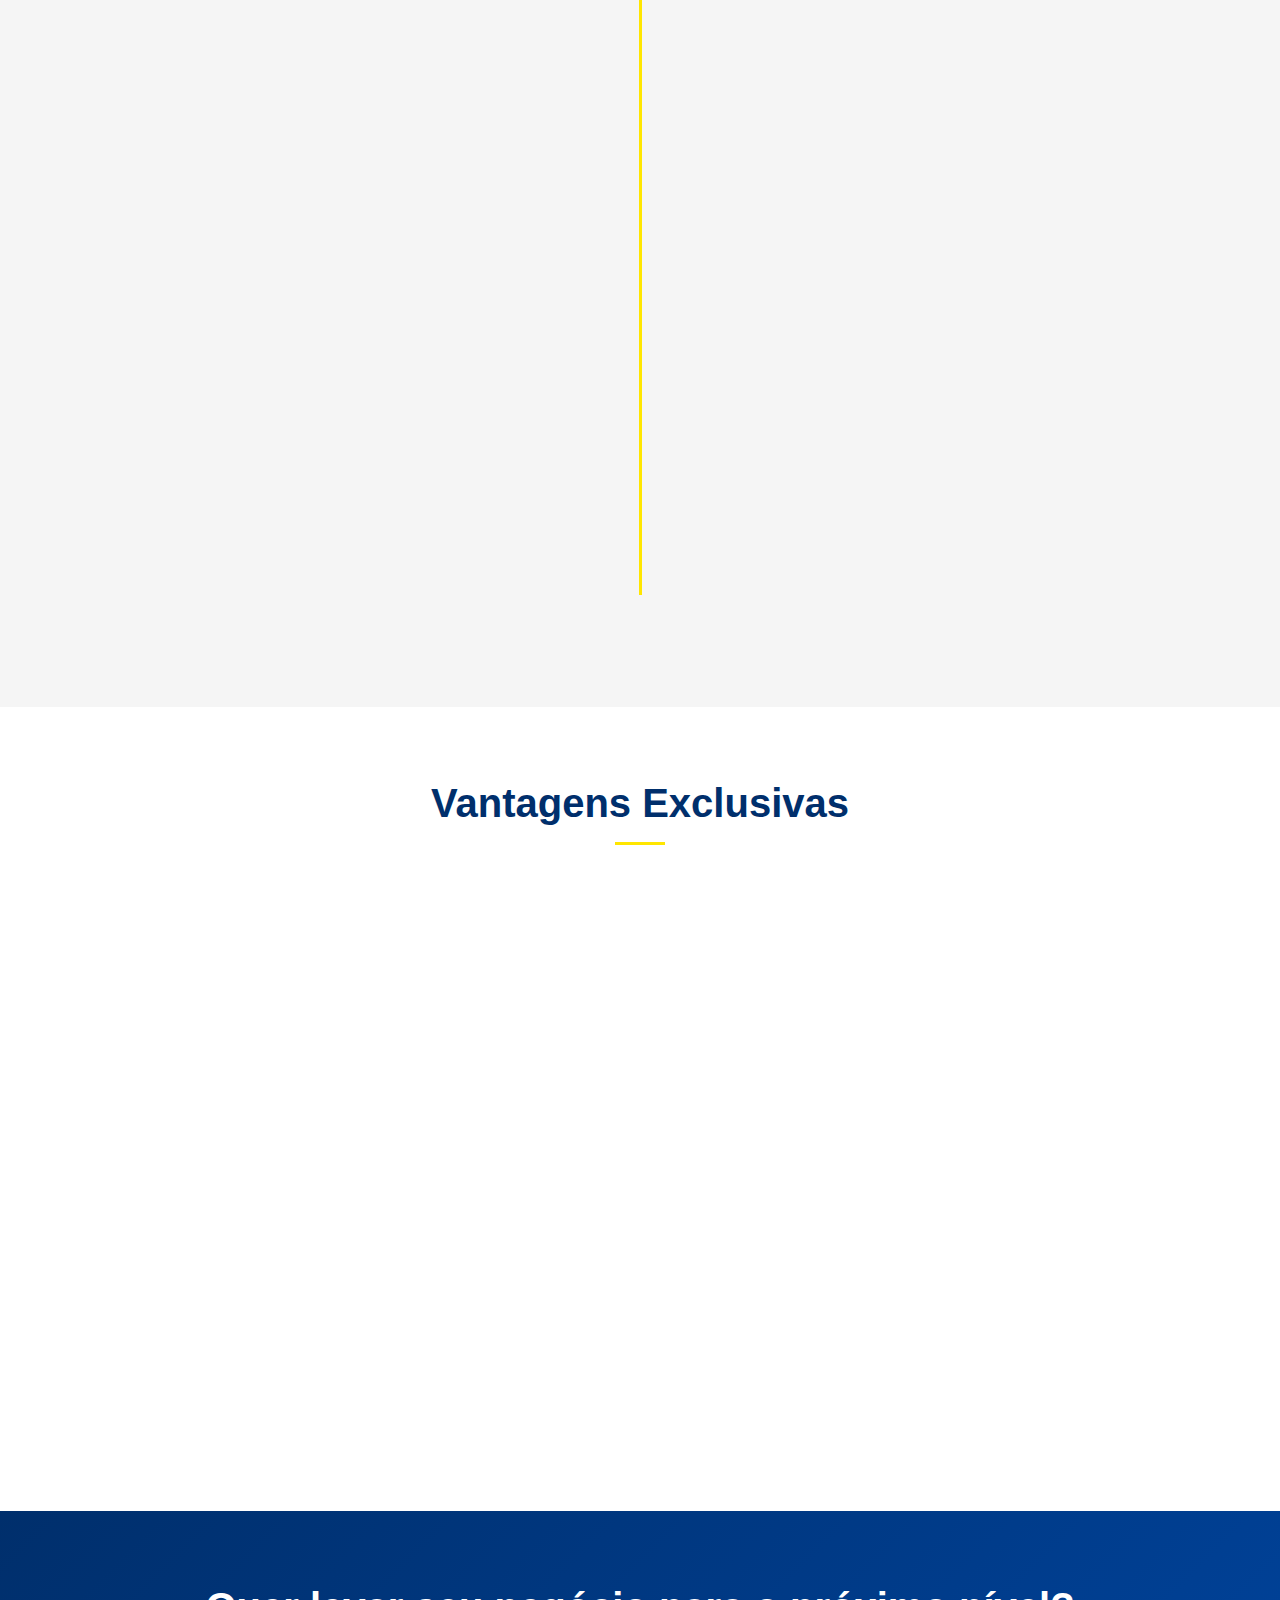
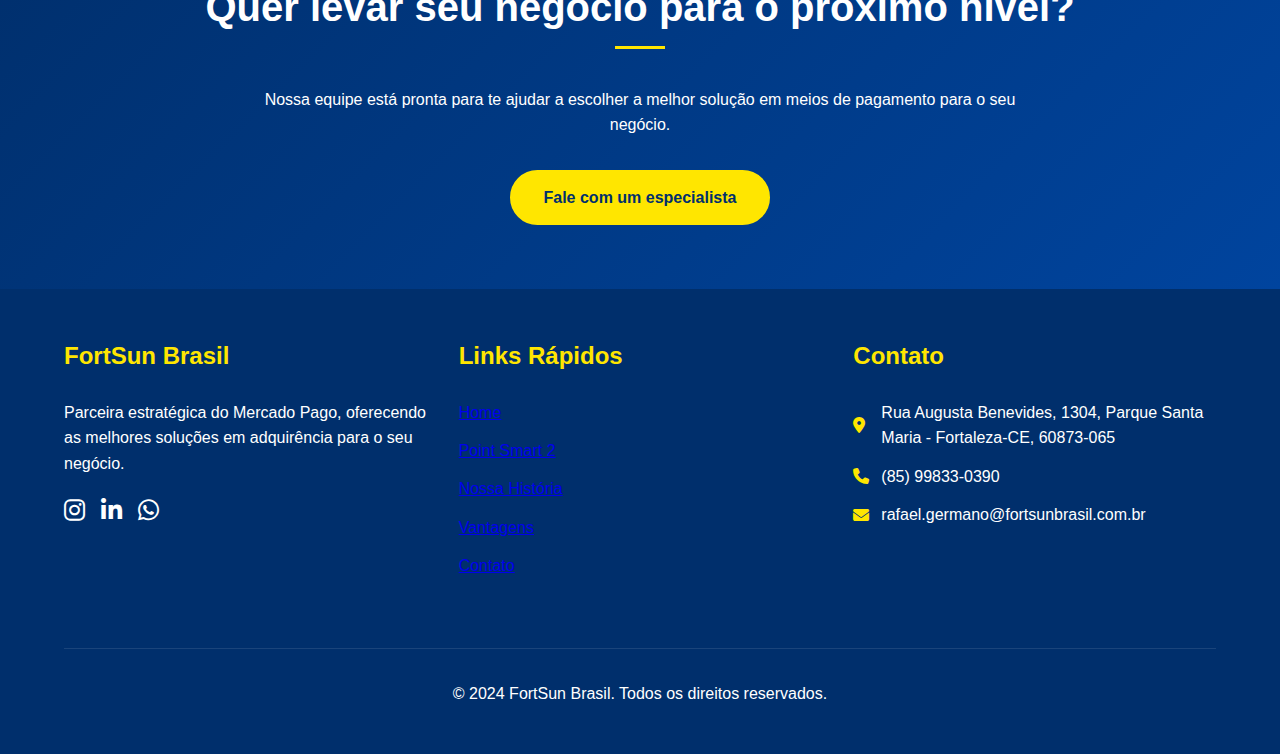
<file: partner.html>
<!DOCTYPE html>
<html lang="pt-BR">
<head>
  <meta charset="UTF-8" />
  <meta name="viewport" content="width=device-width, initial-scale=1.0" />
  <title>Parceria FORTSUN e Mercado Pago | Point Smart 2</title>
  <link rel="stylesheet" href="https://cdnjs.cloudflare.com/ajax/libs/font-awesome/6.4.0/css/all.min.css" />
  <link rel="shortcut icon" href="assets/img/fav-fortsun-logo.jpg" type="image/x-icon" />
  <style>
    :root {
      --dark-blue: #002f6c;
      --medium-blue: #00449e;
      --light-blue: #0066ff;
      --white: #ffffff;
      --yellow: #ffe600;
      --gray: #f5f5f5;
      --dark-gray: #333333;
    }

    * {
      margin: 0;
      padding: 0;
      box-sizing: border-box;
      font-family: "Segoe UI", Tahoma, Geneva, Verdana, sans-serif;
    }

    body {
      background-color: var(--white);
      color: var(--dark-gray);
      overflow-x: hidden;
      line-height: 1.6;
    }

    /* Layout Base */
    .section {
      padding: 4rem 5%;
    }

    .section-title {
      text-align: center;
      margin-bottom: 3rem;
    }

    .section-title h2 {
      font-size: 2.5rem;
      color: var(--dark-blue);
      position: relative;
      display: inline-block;
    }

    .section-title h2::after {
      content: "";
      position: absolute;
      width: 50px;
      height: 3px;
      background-color: var(--yellow);
      bottom: -10px;
      left: 50%;
      transform: translateX(-50%);
    }

    /* Navbar */
    .navbar {
      background-color: var(--dark-blue);
      padding: 1rem 5%;
      display: flex;
      justify-content: space-between;
      align-items: center;
      position: fixed;
      width: 100%;
      top: 0;
      z-index: 1000;
      box-shadow: 0 2px 10px rgba(0, 0, 0, 0.2);
    }

    .logo-container {
      display: flex;
      align-items: center;
      gap: 15px;
    }

    .logo-fortsun {
      height: 40px;
      width: auto;
    }

    .logo-mercado-pago {
      height: 30px;
      width: auto;
    }

    .nav-links {
      display: flex;
      list-style: none;
      gap: 1.5rem;
    }

    .nav-links a {
      color: var(--white);
      text-decoration: none;
      font-weight: 500;
      transition: color 0.3s;
      position: relative;
    }

    .nav-links a:hover {
      color: var(--yellow);
    }

    .nav-links a::after {
      content: "";
      position: absolute;
      width: 0;
      height: 2px;
      background: var(--yellow);
      bottom: -5px;
      left: 0;
      transition: width 0.3s;
    }

    .nav-links a:hover::after {
      width: 100%;
    }

    .mobile-menu-btn {
      display: none;
      background: none;
      border: none;
      color: var(--white);
      font-size: 1.8rem;
      cursor: pointer;
    }

    /* Hero Section */
    .partnership-hero {
      height: 60vh;
      background: linear-gradient(rgba(0, 47, 108, 0.9), rgba(0, 69, 158, 0.8));
      display: flex;
      align-items: center;
      justify-content: center;
      text-align: center;
      color: var(--white);
      padding: 100px 5% 0;
      margin-bottom: 3rem;
    }

    .hero-content {
      max-width: 1200px;
      margin: 0 auto;
    }

    .hero-content h1 {
      font-size: clamp(2rem, 5vw, 3.5rem);
      margin-bottom: 1.5rem;
    }

    .hero-content h1 span {
      color: var(--yellow);
    }

    .hero-content p {
      font-size: clamp(1rem, 2vw, 1.5rem);
      margin-bottom: 2rem;
      max-width: 800px;
      margin-left: auto;
      margin-right: auto;
    }

    .cta-button {
      display: inline-block;
      background-color: var(--yellow);
      color: var(--dark-blue);
      padding: 0.8rem 2rem;
      border-radius: 40px;
      text-decoration: none;
      font-weight: bold;
      transition: all 0.3s;
      border: 2px solid var(--yellow);
      font-size: 1rem;
      /* margin: 1.5rem, 0, 1.5rem, 0; */
    }

    .cta-button:hover {
      background-color: transparent;
      color: var(--yellow);
      transform: translateY(-3px);
      box-shadow: 0 10px 20px rgba(0, 0, 0, 0.2);
    }

    /* Product Showcase */
    .product-showcase {
      display: flex;
      align-items: center;
      gap: 3rem;
      max-width: 1200px;
      margin: 0 auto;
      padding: 2rem 0;
    }

    .product-image {
      flex: 1;
      min-width: 300px;
      display: flex;
      justify-content: center;
      align-items: center;
    }

    .product-image img {
      max-width: 100%;
      height: auto;
      max-height: 400px;
      filter: drop-shadow(0 10px 20px rgba(0, 0, 0, 0.3));
    }

    .product-details {
      flex: 1;
      min-width: 300px;
    }

    .product-details h3 {
      font-size: 2rem;
      color: var(--dark-blue);
      margin-bottom: 1.5rem;
    }

    .product-details ul {
      list-style: none;
      margin: 1.5rem 0;
    }

    .product-details ul li {
      margin-bottom: 0.8rem;
      position: relative;
      padding-left: 1.5rem;
    }

    .product-details ul li::before {
      content: "•";
      color: var(--yellow);
      font-size: 1.5rem;
      position: absolute;
      left: 0;
      top: -3px;
    }

    /* Partnership History */
    .timeline {
      position: relative;
      max-width: 1200px;
      margin: 3rem auto;
    }

    .timeline::after {
      content: '';
      position: absolute;
      width: 3px;
      background-color: var(--yellow);
      top: 0;
      bottom: 0;
      left: 50%;
      margin-left: -1.5px;
    }

    .timeline-item {
      padding: 10px 40px;
      position: relative;
      width: 50%;
      box-sizing: border-box;
    }

    .timeline-item::after {
      content: '';
      position: absolute;
      width: 20px;
      height: 20px;
      background-color: var(--white);
      border: 3px solid var(--yellow);
      border-radius: 50%;
      top: 15px;
      z-index: 1;
    }

    .left {
      left: 0;
    }

    .right {
      left: 50%;
    }

    .left::after {
      right: -10px;
    }

    .right::after {
      left: -10px;
    }

    .timeline-content {
      padding: 20px;
      background-color: var(--gray);
      border-radius: 10px;
      box-shadow: 0 5px 15px rgba(0, 0, 0, 0.1);
    }

    .timeline-content h4 {
      color: var(--dark-blue);
      margin-bottom: 0.5rem;
    }

    .timeline-content p {
      color: var(--dark-gray);
    }

    /* Benefits Section */
    .benefits-grid {
      display: grid;
      grid-template-columns: repeat(auto-fit, minmax(300px, 1fr));
      gap: 2rem;
      max-width: 1200px;
      margin: 3rem auto;
    }

    .benefit-card {
      background-color: var(--white);
      border-radius: 10px;
      padding: 2rem;
      box-shadow: 0 5px 15px rgba(0, 0, 0, 0.05);
      transition: transform 0.3s;
      border-top: 4px solid var(--yellow);
    }

    .benefit-card:hover {
      transform: translateY(-5px);
      box-shadow: 0 10px 25px rgba(0, 0, 0, 0.1);
    }

    .benefit-card i {
      font-size: 2.5rem;
      color: var(--yellow);
      margin-bottom: 1rem;
    }

    /* CTA Section */
    .cta-section {
      background: linear-gradient(135deg, var(--dark-blue) 0%, var(--medium-blue) 100%);
      color: var(--white);
      text-align: center;
      padding: 4rem 5%;
      margin-top: 3rem;
    }

    .cta-section .section-title h2 {
      color: var(--white);
    }

    .cta-section .section-title h2::after {
      background-color: var(--yellow);
    }

    /* Footer */
    .footer {
      background-color: var(--dark-blue);
      color: var(--white);
      padding: 3rem 5%;
    }

    .footer-content {
      display: grid;
      grid-template-columns: repeat(auto-fit, minmax(300px, 1fr));
      gap: 2rem;
      max-width: 1200px;
      margin: 0 auto;
    }

    .footer-column {
      margin-bottom: 1.5rem;
    }

    .footer-column h3 {
      font-size: 1.5rem;
      margin-bottom: 1.5rem;
      color: var(--yellow);
    }

    .footer-column p {
      margin-bottom: 1rem;
    }

    .social-links {
      display: flex;
      gap: 1rem;
      margin-top: 1rem;
    }

    .social-links a {
      color: var(--white);
      font-size: 1.5rem;
      transition: color 0.3s;
    }

    .social-links a:hover {
      color: var(--yellow);
    }

    .footer-column ul {
      list-style: none;
    }

    .footer-column ul li {
      margin-bottom: 0.8rem;
      display: flex;
      align-items: center;
      gap: 0.5rem;
    }

    .footer-column ul li i {
      color: var(--yellow);
      min-width: 20px;
    }

    .footer-bottom {
      text-align: center;
      padding-top: 2rem;
      margin-top: 2rem;
      border-top: 1px solid rgba(255, 255, 255, 0.1);
    }

    /* Responsive Styles */
    @media (max-width: 992px) {
      .section {
        padding: 3rem 5%;
      }

      .product-showcase {
        flex-direction: column;
      }

      .timeline::after {
        left: 31px;
      }

      .timeline-item {
        width: 100%;
        padding-left: 70px;
        padding-right: 25px;
      }

      .timeline-item::after {
        left: 21px;
      }

      .left::after, .right::after {
        left: 21px;
      }

      .right {
        left: 0%;
      }
    }

    @media (max-width: 768px) {
      .nav-links {
        display: none;
        position: fixed;
        top: 80px;
        left: 0;
        right: 0;
        background-color: var(--dark-blue);
        flex-direction: column;
        align-items: center;
        padding: 1rem 0;
        gap: 1rem;
        box-shadow: 0 5px 10px rgba(0, 0, 0, 0.2);
      }

      .nav-links.active {
        display: flex;
      }

      .mobile-menu-btn {
        display: block;
      }

      .partnership-hero {
        padding-top: 120px;
        height: auto;
        padding-bottom: 3rem;
      }
    }

    @media (max-width: 480px) {
      .section {
        padding: 2rem 5%;
      }

      .section-title h2 {
        font-size: 2rem;
      }

      .benefits-grid {
        grid-template-columns: 1fr;
      }

      .footer-content {
        grid-template-columns: 1fr;
      }
    }

    /* Animations */
    @keyframes fadeIn {
      from {
        opacity: 0;
        transform: translateY(20px);
      }
      to {
        opacity: 1;
        transform: translateY(0);
      }
    }

    .animated {
      animation: fadeIn 1s ease forwards;
    }

    .delay-1 {
      animation-delay: 0.3s;
    }

    .delay-2 {
      animation-delay: 0.6s;
    }
  </style>
</head>
<body>
  <nav class="navbar">
    <div class="logo-container">
      <img src="assets/img/LOGO_FORTSUN_PDF.1.png" alt="Fortsun Logo" class="logo-fortsun" />
      <img src="assets/img/MP_CMYK_HANDSHAKE_pluma-relleno-blanco_hori-izq.png" alt="Mercado Pago Logo" class="logo-mercado-pago" style="width: 100px;"/>
    </div>
    <button class="mobile-menu-btn" aria-label="Menu">
      <i class="fa fa-bars"></i>
    </button>
    <ul class="nav-links">
      <li><a href="index.html">Home</a></li>
      <li><a href="#partnership">Parceria</a></li>
      <li><a href="#product">Point Smart 2</a></li>
      <li><a href="#history">História</a></li>
      <li><a href="#benefits">Vantagens</a></li>
      <li><a href="#contact">Contato</a></li>
    </ul>
  </nav>

  <!-- Hero Section -->
  <section class="partnership-hero">
    <div class="hero-content">
      <h1 class="animated"><span>Parceria </span>FORTSUN <span>&</span> Mercado Pago</h1>
      <p class="animated delay-1">Juntos transformando o futuro dos pagamentos digitais no Brasil</p>
      <a href="#product" class="cta-button animated delay-2">Conheça o Point Smart 2</a>
    </div>
  </section>

  <!-- Product Section -->
  <section id="product" class="section">
    <div class="section-title">
      <h2>Point Smart 2</h2>
      <!-- <p>A máquina de cartão mais completa do mercado</p> -->
    </div>
    
    <div class="product-showcase">
      <div class="product-image animated">
        <img src="assets/img/maquininhaMP-direita.png" alt="Mercado Pago Point Smart 2">
      </div>
      <div class="product-details">
        <h3 class="animated delay-1">Tecnologia que facilita seu dia a dia</h3>
        <p class="animated delay-1">A máquina Point Smart 2 é a solução perfeita para quem busca praticidade, segurança e tecnologia em pagamentos.</p>
        
        <ul class="animated delay-2">
          <li>Design moderno e compacto</li>
          <li>Tela colorida de 4 polegadas</li>
          <li>Bateria com até 24h de duração</li>
          <li>Conexão via Bluetooth e Wi-Fi</li>
          <li>Aceita todos os tipos de cartão</li>
          <li>Extremamente segura e confiável</li>
        </ul>
        
        <a href="#contact" class="cta-button" style="margin-top: 1.5rem;">Solicitar Agora</a>
      </div>
    </div>
  </section>

  <!-- Partnership History -->
  <section id="history" class="section" style="background-color: var(--gray);">
    <div class="section-title">
      <h2>Nossa História</h2>
      <!-- <p>Uma parceria que transforma o mercado de pagamentos</p> -->
    </div>
    
    <div class="timeline">
      <div class="timeline-item left animated">
        <div class="timeline-content">
          <h4>2024 - O Início</h4>
          <p>A FortSun se torna parceira oficial do Mercado Pago, iniciando uma jornada de transformação nos meios de pagamento no Ceará e Piauí.</p>
        </div>
      </div>
      <div class="timeline-item right animated delay-1">
        <div class="timeline-content">
          <h4>Agosto, 2024 - Reconhecimento</h4>
          <p>A FortSun recebe o prêmio de Melhor Parceira Regional do Mercado Pago pelo desempenho excepcional.</p>
        </div>
      </div>
      <div class="timeline-item left animated delay-1">
        <div class="timeline-content">
          <h4>Fevereiro, 2025 - Expansão</h4>
          <p>Lançamento do programa de capacitação de consultores, formando mais de 200 profissionais especializados em soluções de pagamento</p>
        </div>
      </div>
      <div class="timeline-item right animated delay-2">
        <div class="timeline-content">
          <h4>Abril, 2025 - Conquista</h4>
          <p>Batemos a marca de <b>1000 vendas</b> com exclusividade na FortSun, alcançando um novo nível na operação e fortalecendo ainda mais nosso compromisso com resultados extraordinários.</p>
        </div>
      </div>
    </div>
  </section>

  <!-- Benefits Section -->
  <section id="benefits" class="section">
    <div class="section-title">
      <h2>Vantagens Exclusivas</h2>
      <!-- <p>Porque escolher a FortSun como sua parceira Mercado Pago</p> -->
    </div>
    
    <div class="benefits-grid">
      <div class="benefit-card animated">
        <i class="fas fa-percentage"></i>
        <h3>Taxas Competitivas</h3>
        <p>Condições especiais para nossos clientes, com as melhores taxas do mercado.</p>
      </div>
      <div class="benefit-card animated delay-1">
        <i class="fas fa-headset"></i>
        <h3>Suporte Dedicado</h3>
        <p>Equipe especializada disponível para resolver qualquer dúvida ou problema.</p>
      </div>
      <div class="benefit-card animated delay-2">
        <i class="fas fa-rocket"></i>
        <h3>Treinamento Contínuo</h3>
        <p>Capacitação para você e sua equipe aproveitarem todos os recursos da máquina.</p>
      </div>
      <div class="benefit-card animated">
        <i class="fas fa-shield-alt"></i>
        <h3>Segurança Garantida</h3>
        <p>Tecnologia de ponta para proteger suas transações e dados financeiros.</p>
      </div>
      <div class="benefit-card animated delay-1">
        <i class="fas fa-chart-line"></i>
        <h3>Gestão Financeira</h3>
        <p>Acompanhamento completo das suas vendas e recebimentos em tempo real.</p>
      </div>
      <div class="benefit-card animated delay-2">
        <i class="fas fa-gift"></i>
        <h3>Benefícios Exclusivos</h3>
        <p>Promoções e vantagens especiais apenas para clientes FortSun.</p>
      </div>
    </div>
  </section>

  <!-- CTA Section -->
  <section id="contact" class="cta-section">
    <div class="section-title">
      <h2>Quer levar seu negócio para o próximo nível?</h2>
    </div>
    <p style="max-width: 800px; margin: 0 auto 2rem;">Nossa equipe está pronta para te ajudar a escolher a melhor solução em meios de pagamento para o seu negócio.</p>
    <a href="#contact" class="cta-button">Fale com um especialista</a>
  </section>

  <!-- Footer -->
  <footer class="footer">
    <div class="footer-content">
      <div class="footer-column">
        <h3>FortSun Brasil</h3>
        <p>Parceira estratégica do Mercado Pago, oferecendo as melhores soluções em adquirência para o seu negócio.</p>
        <div class="social-links">
          <a href="https://www.instagram.com/fortsunbrasil/" aria-label="Instagram"><i class="fab fa-instagram"></i></a>
          <a href="https://www.linkedin.com/in/fortsunbrasil/" aria-label="LinkedIn"><i class="fab fa-linkedin-in"></i></a>
          <a href="https://wa.me/5585998330390?text=Quero%20conhecer%20mais%20a%20Fortsun!" aria-label="WhatsApp"><i class="fab fa-whatsapp"></i></a>
        </div>
      </div>
      <div class="footer-column">
        <h3>Links Rápidos</h3>
        <ul>
          <li><a href="index.html">Home</a></li>
          <li><a href="#product">Point Smart 2</a></li>
          <li><a href="#history">Nossa História</a></li>
          <li><a href="#benefits">Vantagens</a></li>
          <li><a href="#contact">Contato</a></li>
        </ul>
      </div>
      <div class="footer-column">
        <h3>Contato</h3>
        <ul>
          <li><i class="fas fa-map-marker-alt"></i> Rua Augusta Benevides, 1304, Parque Santa Maria - Fortaleza-CE, 60873-065</li>
          <li><i class="fas fa-phone"></i> (85) 99833-0390</li>
          <li><i class="fas fa-envelope"></i> rafael.germano@fortsunbrasil.com.br</li>
        </ul>
      </div>
    </div>
    <div class="footer-bottom">
      <p>&copy; 2024 FortSun Brasil. Todos os direitos reservados.</p>
    </div>
  </footer>

  <script>
    // Mobile Menu Toggle
    const mobileMenuBtn = document.querySelector(".mobile-menu-btn");
    const navLinks = document.querySelector(".nav-links");

    mobileMenuBtn.addEventListener("click", () => {
      navLinks.classList.toggle("active");
    });

    // Close mobile menu when clicking on a link
    document.querySelectorAll('.nav-links a').forEach(link => {
      link.addEventListener('click', () => {
        navLinks.classList.remove('active');
      });
    });

    // Smooth scrolling for anchor links
    document.querySelectorAll('a[href^="#"]').forEach(anchor => {
      anchor.addEventListener('click', function(e) {
        e.preventDefault();
        
        document.querySelector(this.getAttribute('href')).scrollIntoView({
          behavior: 'smooth'
        });
      });
    });

    // Animation on scroll
    const animateElements = () => {
      const elements = document.querySelectorAll('.animated');
      
      elements.forEach(element => {
        const elementPosition = element.getBoundingClientRect().top;
        const screenPosition = window.innerHeight / 1.3;
        
        if (elementPosition < screenPosition) {
          element.style.opacity = '1';
          element.style.transform = 'translateY(0)';
        }
      });
    };

    // Initialize elements with hidden state
    document.querySelectorAll('.animated').forEach(element => {
      element.style.opacity = '0';
      element.style.transform = 'translateY(20px)';
      element.style.transition = 'opacity 0.5s ease, transform 0.5s ease';
    });

    // Set up scroll event listener
    window.addEventListener('scroll', animateElements);
    window.addEventListener('load', animateElements);
  </script>
</body>
</html>
</file>
<file: assets/style.css>
:root {
    --dark-blue: #002f6c;
    --medium-blue: #00449e;
    --light-blue: #0066ff;
    --white: #ffffff;
    --yellow: #ffe600;
    --gray: #f5f5f5;
    --dark-gray: #333333;
}

* {
    margin: 0;
    padding: 0;
    box-sizing: border-box;
    font-family: 'Segoe UI', Tahoma, Geneva, Verdana, sans-serif;
}

body {
    background-color: var(--white);
    color: var(--dark-gray);
    overflow-x: hidden;
}

.navbar {
    background-color: var(--dark-blue);
    padding: 1rem 5%;
    display: flex;
    justify-content: space-between;
    align-items: center;
    position: fixed;
    width: 100%;
    top: 0;
    z-index: 1000;
    box-shadow: 0 2px 10px rgba(0, 0, 0, 0.2);
}

.logo-container {
    display: flex;
    align-items: center;
}

.logo-fortsun {
    height: 40px;
    margin-right: 15px;
}

.logo-mercado-pago {
    height: 30px;
}

.nav-links {
    display: flex;
    list-style: none;
}

.nav-links li {
    margin-left: 2rem;
}

.nav-links a {
    color: var(--white);
    text-decoration: none;
    font-weight: 500;
    transition: color 0.3s;
    position: relative;
}

.nav-links a:hover {
    color: var(--yellow);
}

.nav-links a::after {
    content: '';
    position: absolute;
    width: 0;
    height: 2px;
    background: var(--yellow);
    bottom: -5px;
    left: 0;
    transition: width 0.3s;
}

.nav-links a:hover::after {
    width: 100%;
}

.mobile-menu-btn {
    display: none;
    background: none;
    border: none;
    color: var(--white);
    font-size: 1.5rem;
    cursor: pointer;
}

.hero {
    background: linear-gradient(135deg, var(--dark-blue) 0%, var(--light-blue) 100%);
    color: var(--white);
    padding: 8rem 5% 5rem;
    text-align: center;
    position: relative;
    overflow: hidden;
}

.hero::before {
    content: '';
    position: absolute;
    top: 0;
    left: 0;
    width: 100%;
    height: 100%;
    background: url('[data-uri]');
    opacity: 0.5;
}

.hero-content {
    position: relative;
    z-index: 1;
    max-width: 1200px;
    margin: 0 auto;
}

.hero h1 {
    font-size: 3rem;
    margin-bottom: 1.5rem;
    animation: fadeInDown 1s ease;
}

.hero h1 span {
    color: var(--yellow);
}

.hero p {
    font-size: 1.2rem;
    margin-bottom: 2rem;
    max-width: 800px;
    margin-left: auto;
    margin-right: auto;
    animation: fadeInUp 1s ease 0.3s both;
}

.cta-container {
    display: flex;
    justify-content: center;
    gap: 1rem;
    flex-wrap: wrap;
    margin-bottom: 2rem;
    animation: fadeInUp 1s ease 0.6s both;
}

.cta-button {
    display: inline-block;
    background-color: var(--yellow);
    color: var(--dark-blue);
    padding: 0.8rem 2rem;
    border-radius: 30px;
    text-decoration: none;
    font-weight: bold;
    transition: all 0.3s;
    border: 2px solid var(--yellow);
}

.cta-button:hover {
    background-color: transparent;
    color: var(--yellow);
    transform: translateY(-3px);
    box-shadow: 0 10px 20px rgba(0, 0, 0, 0.2);
}

.cta-button.secondary {
    background-color: transparent;
    color: var(--white);
    border: 2px solid var(--white);
}

.cta-button.secondary:hover {
    background-color: var(--white);
    color: var(--dark-blue);
}

.hero-image-container {
    max-width: 500px;
    margin: 0 auto;
    position: relative;
    animation: float 5s ease-in-out infinite;
}

.hero-image {
    width: 100%;
    height: auto;
    transform: perspective(1000px) rotateY(-15deg);
    box-shadow: 20px 20px 40px rgba(0, 0, 0, 0.3);
    border-radius: 15px;
    border: 5px solid rgba(255, 255, 255, 0.1);
    transition: transform 0.5s ease;
}


.section {
    padding: 5rem 5%;
}

.section-title {
    text-align: center;
    margin-bottom: 3rem;
    position: relative;
}

.section-title h2 {
    font-size: 2.5rem;
    color: var(--dark-blue);
    display: inline-block;
}

.section-title h2::after {
    content: '';
    position: absolute;
    width: 50px;
    height: 3px;
    background-color: var(--yellow);
    bottom: -10px;
    left: 50%;
    transform: translateX(-50%);
}

.about-content {
    display: flex;
    align-items: center;
    justify-content: space-between;
    flex-wrap: wrap;
    max-width: 1200px;
    margin: 0 auto;
}

.about-text {
    flex: 1;
    min-width: 300px;
    padding: 1rem;
}

.about-text h3 {
    font-size: 1.8rem;
    color: var(--dark-blue);
    margin-bottom: 1.5rem;
}

.about-text p {
    margin-bottom: 1rem;
    line-height: 1.6;
}

.about-image {
    flex: 1;
    min-width: 300px;
    padding: 1rem;
    text-align: center;
}

.about-image img {
    max-width: 100%;
    border-radius: 10px;
    box-shadow: 0 10px 30px rgba(0, 0, 0, 0.1);
}

.features {
    background-color: var(--gray);
}

.features-container {
    display: flex;
    flex-wrap: wrap;
    justify-content: center;
    gap: 2rem;
    max-width: 1200px;
    margin: 0 auto;
}

.feature-card {
    background-color: var(--white);
    border-radius: 10px;
    padding: 2rem;
    flex: 1;
    min-width: 250px;
    max-width: 350px;
    text-align: center;
    transition: transform 0.3s, box-shadow 0.3s;
    box-shadow: 0 5px 15px rgba(0, 0, 0, 0.05);
}

.feature-card:hover {
    transform: translateY(-10px);
    box-shadow: 0 15px 30px rgba(0, 0, 0, 0.1);
}

.feature-icon {
    font-size: 3rem;
    color: var(--yellow);
    margin-bottom: 1.5rem;
}

.feature-card h3 {
    color: var(--dark-blue);
    margin-bottom: 1rem;
}

.partnerships {
    text-align: center;
}

.partners-logos {
    display: flex;
    flex-wrap: wrap;
    justify-content: center;
    align-items: center;
    gap: 2rem;
    margin-top: 3rem;
}

.partner-logo {
    max-width: 200px;
    height: auto;
    filter: grayscale(100%);
    opacity: 0.7;
    transition: all 0.3s;
}

.partner-logo:hover {
    filter: grayscale(0%);
    opacity: 1;
}

.partner-logo.mercado-pago {
    max-width: 250px;
}

.work-with-us {
    background: linear-gradient(135deg, var(--dark-blue) 0%, var(--medium-blue) 100%);
    color: var(--white);
    text-align: center;
}

.work-with-us .section-title h2 {
    color: var(--white);
}

.work-with-us .section-title h2::after {
    background-color: var(--yellow);
}

.benefits {
    display: flex;
    flex-wrap: wrap;
    justify-content: center;
    gap: 2rem;
    margin: 3rem auto;
    max-width: 1200px;
}

.benefit-item {
    flex: 1;
    min-width: 250px;
    max-width: 350px;
    background-color: rgba(255, 255, 255, 0.1);
    padding: 2rem;
    border-radius: 10px;
    transition: transform 0.3s;
}

.benefit-item:hover {
    transform: translateY(-5px);
}

.benefit-item i {
    font-size: 2.5rem;
    color: var(--yellow);
    margin-bottom: 1rem;
}

.contact {
    text-align: center;
}

.contact-form {
    max-width: 600px;
    margin: 0 auto;
    padding: 2rem;
    background-color: var(--white);
    border-radius: 10px;
    box-shadow: 0 10px 30px rgba(0, 0, 0, 0.1);
}

.form-group {
    margin-bottom: 1.5rem;
    text-align: left;
}

.form-group label {
    display: block;
    margin-bottom: 0.5rem;
    color: var(--dark-blue);
    font-weight: 500;
}

.form-group input,
.form-group textarea {
    width: 100%;
    padding: 0.8rem;
    border: 1px solid #ddd;
    border-radius: 5px;
    font-size: 1rem;
    transition: border-color 0.3s;
}

.form-group input:focus,
.form-group textarea:focus {
    border-color: var(--light-blue);
    outline: none;
}

.form-group textarea {
    min-height: 150px;
    resize: vertical;
}

/* Footer */
.footer {
    background-color: var(--dark-blue);
    color: var(--white);
    padding: 3rem 5%;
    text-align: center;
}

.footer-content {
    display: flex;
    flex-wrap: wrap;
    justify-content: space-between;
    max-width: 1200px;
    margin: 0 auto;
}

.footer-column {
    flex: 1;
    min-width: 250px;
    margin-bottom: 2rem;
    text-align: left;
}

.footer-column h3 {
    color: var(--yellow);
    margin-bottom: 1.5rem;
    font-size: 1.2rem;
}

.footer-column ul {
    list-style: none;
}

.footer-column ul li {
    margin-bottom: 0.8rem;
}

.footer-column ul li a {
    color: var(--white);
    text-decoration: none;
    transition: color 0.3s;
}

.footer-column ul li a:hover {
    color: var(--yellow);
}

.social-links {
    display: flex;
    gap: 1rem;
    margin-top: 1rem;
}

.social-links a {
    display: inline-flex;
    align-items: center;
    justify-content: center;
    width: 40px;
    height: 40px;
    background-color: rgba(255, 255, 255, 0.1);
    border-radius: 50%;
    color: var(--white);
    transition: all 0.3s;
}

.social-links a:hover {
    background-color: var(--yellow);
    color: var(--dark-blue);
    transform: translateY(-3px);
}

.footer-bottom {
    margin-top: 2rem;
    padding-top: 2rem;
    border-top: 1px solid rgba(255, 255, 255, 0.1);
}

@keyframes fadeInDown {
    from {
        opacity: 0;
        transform: translateY(-30px);
    }
    to {
        opacity: 1;
        transform: translateY(0);
    }
}

@keyframes fadeInUp {
    from {
        opacity: 0;
        transform: translateY(30px);
    }
    to {
        opacity: 1;
        transform: translateY(0);
    }
}

@keyframes float {
    0% {
        transform: perspective(1000px) rotateY(-15deg) translateY(0px);
    }
    50% {
        transform: perspective(1000px) rotateY(-15deg) translateY(-20px);
    }
    100% {
        transform: perspective(1000px) rotateY(-15deg) translateY(0px);
    }
}

@media (max-width: 768px) {
    .nav-links {
        display: none;
        position: absolute;
        top: 70px;
        left: 0;
        width: 100%;
        background-color: var(--dark-blue);
        flex-direction: column;
        padding: 1rem 0;
        box-shadow: 0 5px 10px rgba(0, 0, 0, 0.2);
    }

    .nav-links.active {
        display: flex;
    }

    .nav-links li {
        margin: 0;
        padding: 0.8rem 5%;
    }

    .mobile-menu-btn {
        display: block;
    }

    .hero h1 {
        font-size: 2.2rem;
    }

    .section-title h2 {
        font-size: 2rem;
    }

    .about-content {
        flex-direction: column;
    }

    .about-text, .about-image {
        min-width: 100%;
    }

    .hero-image {
        max-width: 80%;
    }
}
</file>
<file: assets/news.css>
*{
    margin: 0;
    padding: 0;
    }

    body {
    box-sizing: border-box;
    background-color: #f5f5f5;
    overflow-x: hidden;
    }
    
    .news-hero {
      height: 60vh;
      background: linear-gradient(rgba(0, 27, 58, 0.969), rgba(0, 51, 118, 0.838)),
        url("assets/img/Jornalismo-Origem.jpg") no-repeat center center/cover;
      display: flex;
      align-items: center;
      justify-content: center;
      text-align: center;
      color: var(--white);
      padding: 100px 5% 0;
      margin-bottom: 3rem;
    }

    .news-container {
      max-width: 1200px;
      margin: 0 auto;
      padding: 0 5%;
    }

    .news-article {
      background: var(--white);
      border-radius: 8px;
      box-shadow: 0 5px 15px rgba(0, 0, 0, 0.05);
      margin-bottom: 3rem;
      overflow: hidden;
      transition: transform 0.3s, box-shadow 0.3s;
    }

    .news-article:hover {
      transform: translateY(-5px);
      box-shadow: 0 10px 25px rgba(0, 0, 0, 0.1);
    }

    .article-header {
      position: relative;
    }

    .article-image {
      width: 100%;
      height: 400px;
      object-fit: cover;
    }

    .article-date {
      position: absolute;
      bottom: 20px;
      left: 20px;
      background: var(--yellow);
      color: var(--dark-blue);
      padding: 0.5rem 1rem;
      border-radius: 4px;
      font-weight: bold;
    }

    .article-content {
      padding: 2rem;
    }

    .article-title {
      color: var(--dark-blue);
      margin-bottom: 1rem;
      font-size: 1.8rem;
    }

    .article-excerpt {
      color: var(--dark-gray);
      margin-bottom: 1.5rem;
      line-height: 1.6;
    }

    .article-link {
      display: inline-block;
      color: var(--light-blue);
      font-weight: 600;
      text-decoration: none;
      transition: color 0.3s;
    }

    .article-link:hover {
      color: var(--dark-blue);
      text-decoration: underline;
    }

    .article-link i {
      margin-left: 5px;
    }

    .news-grid {
      display: grid;
      grid-template-columns: repeat(auto-fill, minmax(350px, 1fr));
      gap: 2rem;
      margin-top: 3rem;
    }

    .news-sidebar {
      background: var(--gray);
      padding: 2rem;
      border-radius: 8px;
    }

    .sidebar-title {
      color: var(--dark-blue);
      margin-bottom: 1.5rem;
      padding-bottom: 0.5rem;
      border-bottom: 2px solid var(--yellow);
    }

    .sidebar-news {
      margin-bottom: 2rem;
    }

    .sidebar-news-item {
      margin-bottom: 1.5rem;
      padding-bottom: 1.5rem;
      border-bottom: 1px solid #e0e0e0;
    }

    .sidebar-news-item:last-child {
      margin-bottom: 0;
      padding-bottom: 0;
      border-bottom: none;
    }

    .sidebar-news-title {
      color: var(--dark-blue);
      font-size: 1.1rem;
      margin-bottom: 0.5rem;
    }

    .sidebar-news-date {
      color: #666;
      font-size: 0.9rem;
    }

    @media (max-width: 768px) {
      .news-hero {
        height: 50vh;
        padding-top: 80px;
      }
      
      .article-image {
        height: 300px;
      }
      
      .news-grid {
        grid-template-columns: 1fr;
      }
    }

    @media (max-width: 480px) {
      .news-hero {
        height: 40vh;
      }
      
      .article-image {
        height: 200px;
      }

      .footer{
        height: 100vh;
      }
    }
    

    .footer {
    width: 100vw;
    margin-left: calc(-50vw + 50%);
    background: var(--dark-blue, #001b3a);
    color: var(--white, #fff);
    padding: 40px 0 0 0;
    box-sizing: border-box;
    }

    .footer-content {
    max-width: 1200px;
    margin: 0 auto;
    display: flex;
    flex-wrap: wrap;
    gap: 2rem;
    justify-content: space-between;
    padding: 0 5%;
    }

    .footer-column {
    flex: 1 1 250px;
    min-width: 220px;
    margin-bottom: 2rem;
    }

    .footer-bottom {
    text-align: center;
    padding: 20px 0 10px 0;
    font-size: 0.95rem;
    background: rgba(0,0,0,0.1);
    margin-top: 20px;
    color: #fff;
    }

    @media (max-width: 900px) {
    .footer-content {
        flex-direction: column;
        align-items: flex-start;
        gap: 2rem;
    }
    }
</file>
<file: assets/historia.css>
:root {
    --dark-blue: #081637;
    --medium-blue: #00449e;
    --light-blue: #0066ff;
    --white: #ffffff;
    --yellow: #8a979f;
    --gray: #f5f5f5;
    --dark-gray: #333333;
  }

  * {
    margin: 0;
    padding: 0;
    box-sizing: border-box;
    font-family: "Segoe UI", Tahoma, Geneva, Verdana, sans-serif;
  }

  body {
    background-color: var(--white);
    color: var(--dark-gray);
    overflow-x: hidden;
    line-height: 1.6;
  }

  /* Layout Base */
  .section {
    padding: 4rem 5%;
  }

  .section-title {
    text-align: center;
    margin-bottom: 3rem;
  }

  .section-title h2 {
    font-size: clamp(1.8rem, 4vw, 2.5rem);
    color: var(--dark-blue);
    position: relative;
    display: inline-block;
  }

  .section-title h2::after {
    content: "";
    position: absolute;
    width: 50px;
    height: 3px;
    background-color: var(--yellow);
    bottom: -10px;
    left: 50%;
    transform: translateX(-50%);
  }

  /* Navbar */
  .navbar {
    background-color: var(--dark-blue);
    padding: 1rem 5%;
    display: flex;
    justify-content: space-between;
    align-items: center;
    position: fixed;
    width: 100%;
    top: 0;
    z-index: 1000;
    box-shadow: 0 2px 10px rgba(0, 0, 0, 0.2);
  }

  .logo-container {
    display: flex;
    align-items: center;
    gap: 15px;
  }

  .logo-fortsun {
    height: 40px;
    width: auto;
  }

  .logo-mercado-pago {
    height: 30px;
    width: auto;
  }

  .nav-links {
    display: flex;
    list-style: none;
    gap: 1.5rem;
  }

  .nav-links a {
    color: var(--white);
    text-decoration: none;
    font-weight: 500;
    transition: color 0.3s;
    position: relative;
  }

  .nav-links a:hover {
    color: var(--yellow);
  }

  .nav-links a::after {
    content: "";
    position: absolute;
    width: 0;
    height: 2px;
    background: var(--yellow);
    bottom: -5px;
    left: 0;
    transition: width 0.3s;
  }

  .nav-links a:hover::after {
    width: 100%;
  }

  .mobile-menu-btn {
    display: none;
    background: none;
    border: none;
    color: var(--white);
    font-size: 1.8rem;
    cursor: pointer;
  }

  /* Hero Section */
  

  .hero-content {
    max-width: 1200px;
    margin: 0 auto;
    padding: 2rem 0;
  }

  .hero-content h1 {
    font-size: clamp(2rem, 5vw, 3.5rem);
    margin-bottom: 1.5rem;
  }

  .hero-content h1 span {
    color: var(--yellow);
  }

  .hero-content p {
    font-size: clamp(1rem, 2vw, 1.5rem);
    margin-bottom: 2rem;
    max-width: 800px;
    margin-left: auto;
    margin-right: auto;
  }

  .cta-button {
    display: inline-block;
    background-color: var(--yellow);
    color: var(--dark-blue);
    padding: 0.8rem 2rem;
    border-radius: 40px;
    text-decoration: none;
    font-weight: bold;
    transition: all 0.3s;
    border: 2px solid var(--yellow);
    font-size: 1rem;
  }

  .cta-button:hover {
    background-color: transparent;
    color: var(--yellow);
    transform: translateY(-3px);
    box-shadow: 0 10px 20px rgba(0, 0, 0, 0.2);
  }

  /* Timeline Section */
  .timeline {
    position: relative;
    max-width: 1200px;
    margin: 3rem auto;
  }

  .timeline::after {
    content: '';
    position: absolute;
    width: 3px;
    background-color: var(--yellow);
    top: 0;
    bottom: 0;
    left: 50%;
    margin-left: -1.5px;
  }

  .timeline-item {
    padding: 10px 40px;
    position: relative;
    width: 50%;
    box-sizing: border-box;
  }

  .timeline-item::after {
    content: '';
    position: absolute;
    width: 20px;
    height: 20px;
    background-color: var(--white);
    border: 3px solid var(--yellow);
    border-radius: 50%;
    top: 15px;
    z-index: 1;
  }

  .left {
    left: 0;
  }

  .right {
    left: 50%;
  }

  .left::after {
    right: -10px;
  }

  .right::after {
    left: -10px;
  }

  .timeline-content {
    padding: 20px;
    background-color: #f5f5f5;
    border-radius: 10px;
    box-shadow: 0 5px 15px rgba(0, 0, 0, 0.1);
  }

  .timeline-content h4 {
    color: var(--dark-blue);
    margin-bottom: 0.5rem;
    font-size: clamp(1.1rem, 2vw, 1.3rem);
  }

  .timeline-content p {
    color: var(--dark-gray);
    font-size: clamp(0.9rem, 1.5vw, 1rem);
  }

  /* Footer */
  .footer {
    background-color: var(--dark-blue);
    color: var(--white);
    padding: 3rem 5%;
  }

  .footer-content {
    display: grid;
    grid-template-columns: repeat(auto-fit, minmax(300px, 1fr));
    gap: 2rem;
    max-width: 1200px;
    margin: 0 auto;
  }

  .footer-column {
    margin-bottom: 1.5rem;
  }

  .footer-column h3 {
    font-size: 1.5rem;
    margin-bottom: 1.5rem;
    color: var(--yellow);
  }

  .footer-column p {
    margin-bottom: 1rem;
    font-size: clamp(0.9rem, 1.5vw, 1rem);
  }

  .social-links {
    display: flex;
    gap: 1rem;
    margin-top: 1rem;
  }

  .social-links a {
    color: var(--white);
    font-size: 1.5rem;
    transition: color 0.3s;
  }

  .social-links a:hover {
    color: var(--yellow);
  }

  .footer-column ul {
    list-style: none;
  }

  .footer-column ul li {
    margin-bottom: 0.8rem;
    display: flex;
    align-items: center;
    gap: 0.5rem;
    font-size: clamp(0.9rem, 1.5vw, 1rem);
  }

  .footer-column ul li i {
    color: var(--yellow);
    min-width: 20px;
  }

  .footer-bottom {
    text-align: center;
    padding-top: 2rem;
    margin-top: 2rem;
    border-top: 1px solid rgba(255, 255, 255, 0.1);
    font-size: clamp(0.8rem, 1.5vw, 0.9rem);
  }

  /* Responsive Styles */
  @media (max-width: 992px) {
    .section {
      padding: 3rem 5%;
    }

    .timeline::after {
      left: 31px;
    }

    .timeline-item {
      width: 100%;
      padding-left: 70px;
      padding-right: 25px;
    }

    .timeline-item::after {
      left: 21px;
    }

    .left::after, .right::after {
      left: 21px;
    }

    .right {
      left: 0%;
    }
  }

  @media (max-width: 768px) {
    .nav-links {
      display: none;
      position: fixed;
      top: 80px;
      left: 0;
      right: 0;
      background-color: var(--dark-blue);
      flex-direction: column;
      align-items: center;
      padding: 1rem 0;
      gap: 1rem;
      box-shadow: 0 5px 10px rgba(0, 0, 0, 0.2);
    }

    .nav-links.active {
      display: flex;
    }

    .mobile-menu-btn {
      display: block;
    }

    .partnership-hero {
      padding-top: 100px;
    }

    .timeline-content {
      padding: 15px;
    }
    
    .footer-content {
      grid-template-columns: 1fr;
      gap: 1.5rem;
    }
    
    .footer-column {
      text-align: center;
    }
    
    .social-links {
      justify-content: center;
    }
    
    .footer-column ul {
      padding-left: 0;
    }
    
    .footer-column ul li {
      justify-content: center;
    }
  }

  @media (max-width: 480px) {
    .section {
      padding: 2rem 5%;
    }

    .timeline-item {
      padding-left: 50px;
      padding-right: 15px;
    }
    
    .timeline-item::after {
      width: 15px;
      height: 15px;
      top: 12px;
    }

    .section-title h2 {
      font-size: 1.8rem;
    }
    
    .footer-column h3 {
      font-size: 1.3rem;
    }
  }

  /* Garantir que imagens não ultrapassem seus containers */
  img {
    max-width: 100%;
    height: auto;
  }

  /* Melhorias de toque para dispositivos móveis */
  button, a {
    -webkit-tap-highlight-color: transparent;
  }

  /* Ajuste de velocidade de animações para dispositivos móveis */
  @media (prefers-reduced-motion: reduce) {
    *, ::before, ::after {
      animation-delay: -1ms !important;
      animation-duration: 1ms !important;
      animation-iteration-count: 1 !important;
      background-attachment: initial !important;
      scroll-behavior: auto !important;
      transition-duration: 0s !important;
      transition-delay: 0s !important;
    }
  }

  /* Animations */
  @keyframes fadeIn {
    from {
      opacity: 0;
      transform: translateY(20px);
    }
    to {
      opacity: 1;
      transform: translateY(0);
    }
  }

  .animated {
    animation: fadeIn 1s ease forwards;
  }

  .delay-1 {
    animation-delay: 0.3s;
  }

  .delay-2 {
    animation-delay: 0.6s;
  }

  .benefit-card {
    transition: all 0.4s cubic-bezier(0.175, 0.885, 0.32, 1.275);
  }

  .cta-button {
    transition: all 0.3s ease, box-shadow 0.3s cubic-bezier(0.25, 0.46, 0.45, 0.94);
  }

  [class*="container"], 
  [class*="grid"],
  .section-title,
  .contact-form {
    transition: opacity 0.8s ease-out, transform 0.8s ease-out;
  }

  body.js-loading [class*="container"],
  body.js-loading [class*="grid"],
  body.js-loading .section-title,
  body.js-loading .contact-form {
    opacity: 0;
    transform: translateY(20px);
  }

  .service-card,
  .state-card,
  .portfolio-item,
  .program-item,
  .benefit-item {
    transition: opacity 0.6s ease-out, transform 0.6s ease-out;
  }

  body.js-loading .service-card,
  body.js-loading .state-card,
  body.js-loading .portfolio-item,
  body.js-loading .program-item,
  body.js-loading .benefit-item {
    opacity: 0;
    transform: translateY(20px);
  }
</file>
